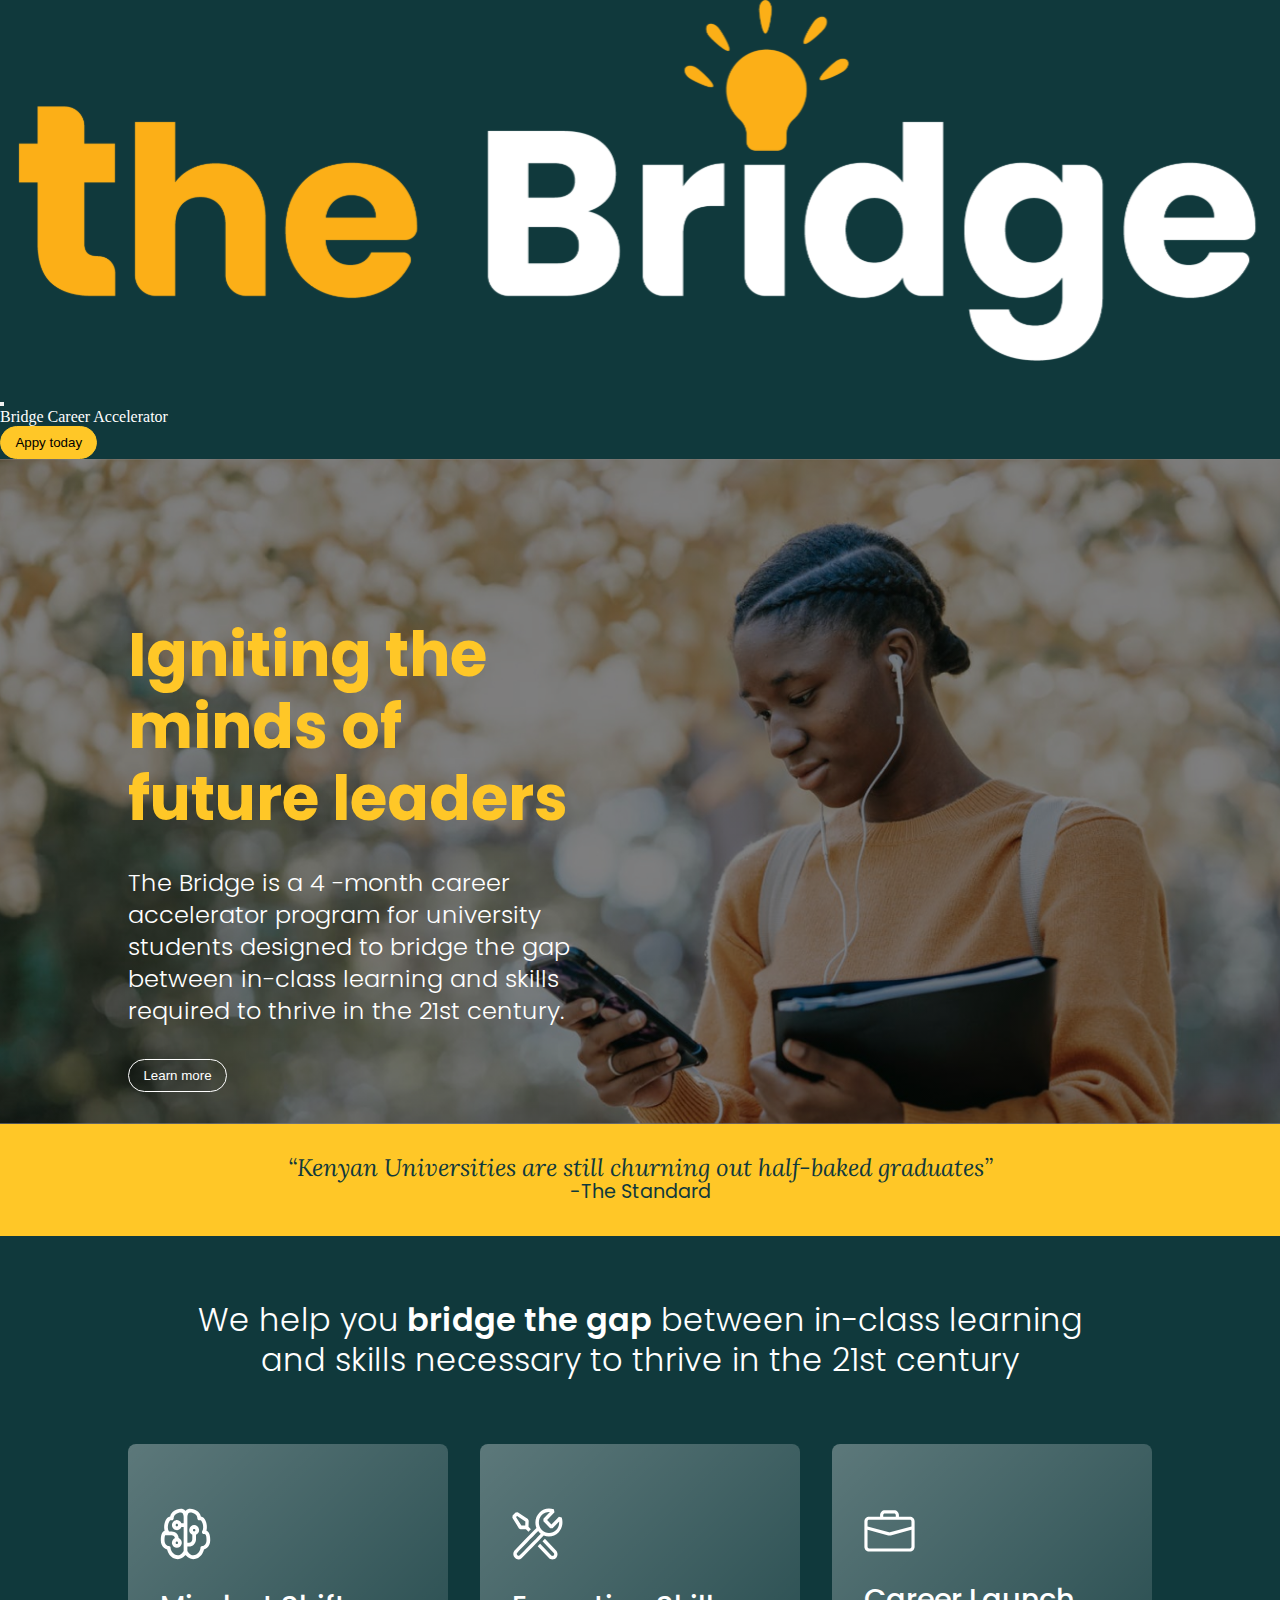
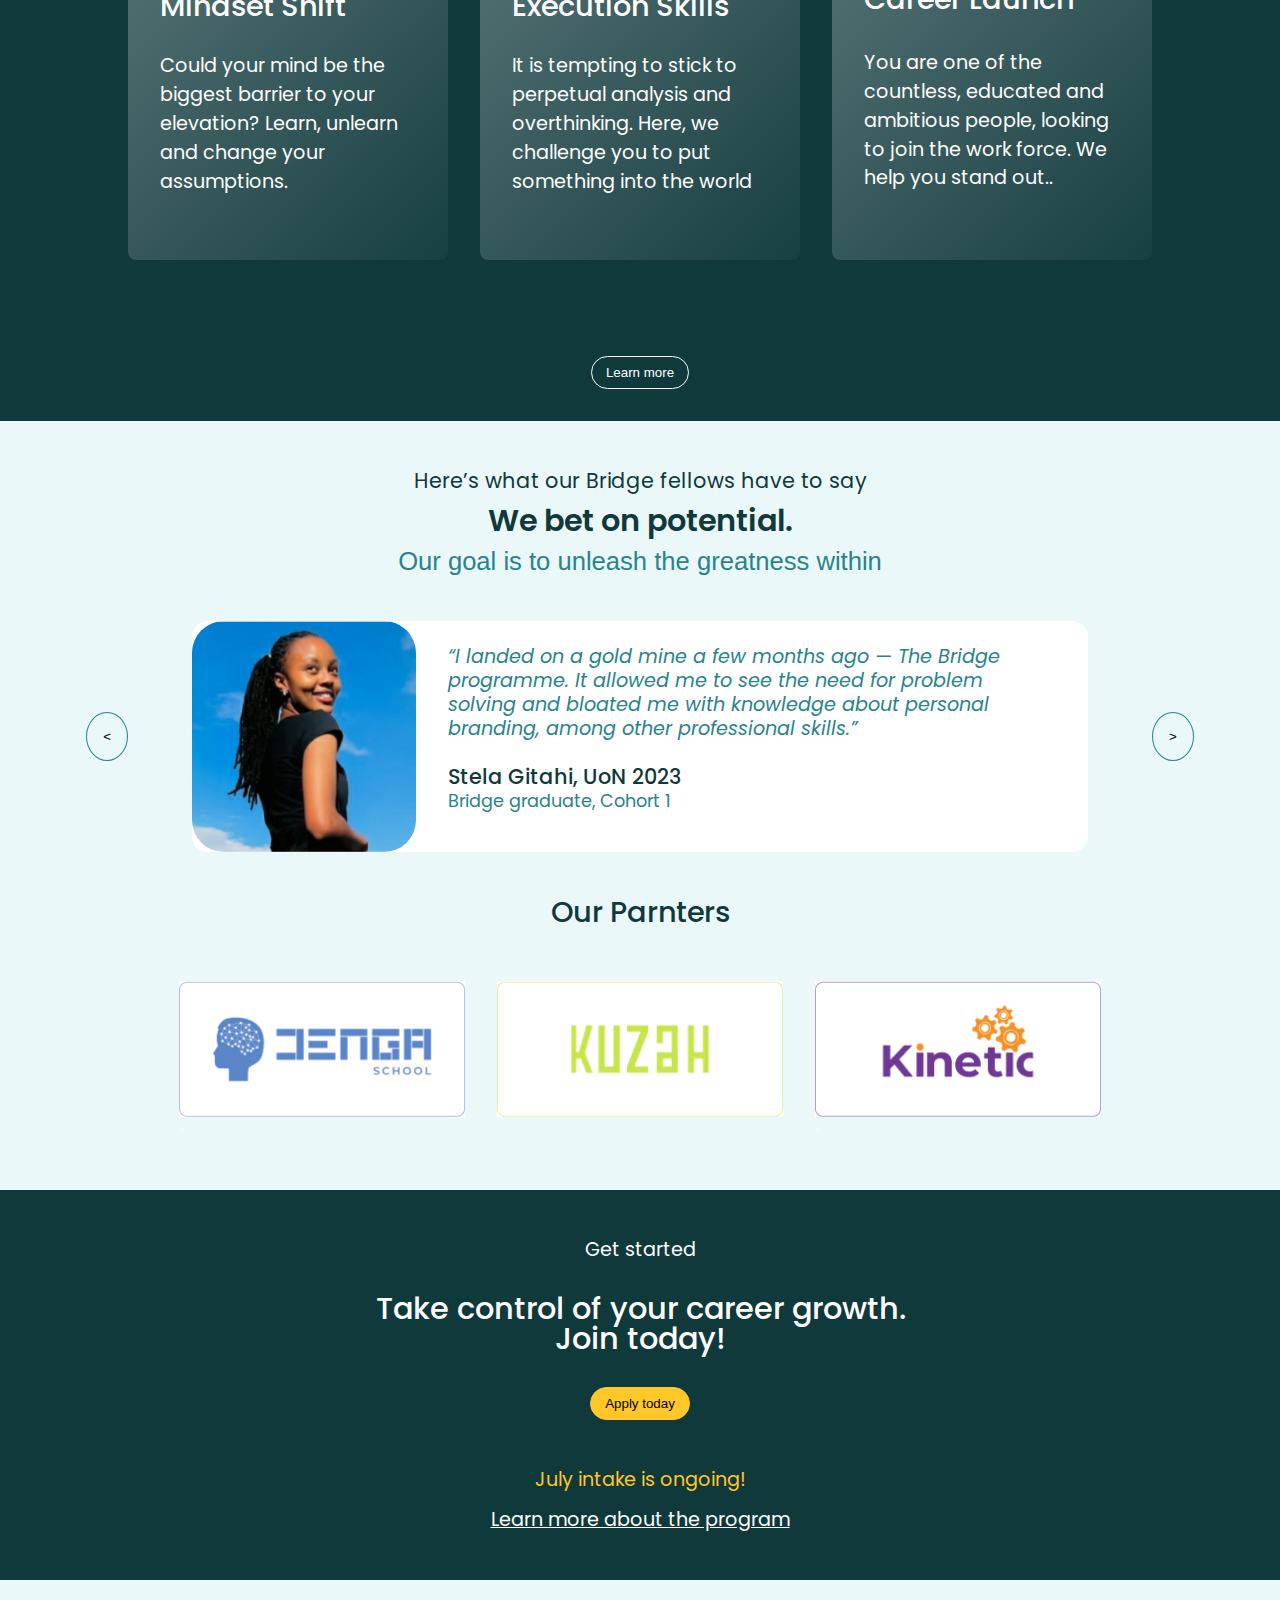
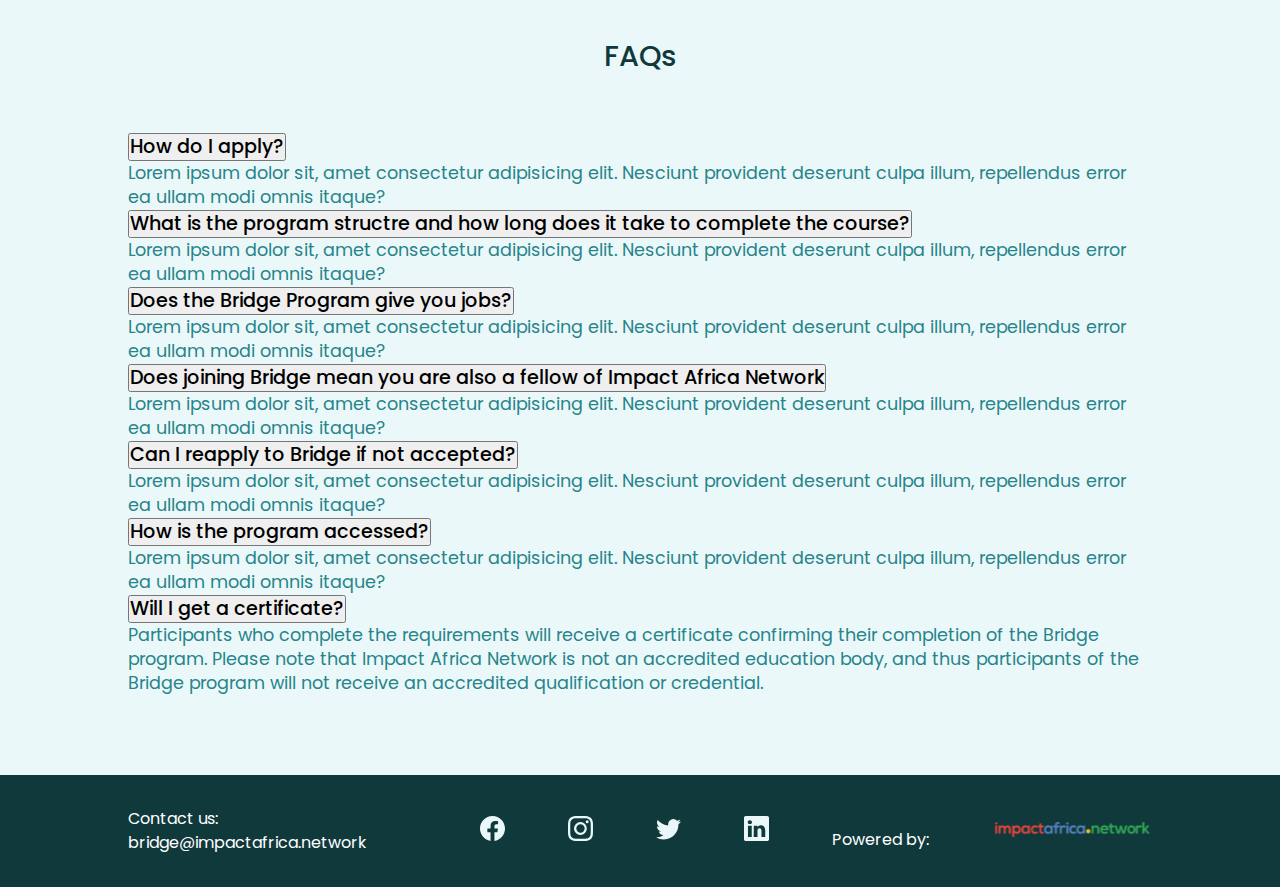
<file: index.html>
<!DOCTYPE html>
<html lang="en">
<head>
    <meta charset="UTF-8">
    <meta http-equiv="X-UA-Compatible" content="IE=edge">
    <meta name="viewport" content="width=device-width, initial-scale=1.0">
    <link rel="icon" type="image/x-icon" href="images/favicon.ico">
    <!-- Bootstrap css cdn link  -->
    <link href="https://cdn.jsdelivr.net/npm/bootstrap@5.2.0/dist/css/bootstrap.min.css" rel="stylesheet" integrity="sha384-gH2yIJqKdNHPEq0n4Mqa/HGKIhSkIHeL5AyhkYV8i59U5AR6csBvApHHNl/vI1Bx" crossorigin="anonymous">
    <!-- Google fonts Poppins  & Lora -->
    <link rel="preconnect" href="https://fonts.googleapis.com">
    <link rel="preconnect" href="https://fonts.gstatic.com" crossorigin>
    <link href="https://fonts.googleapis.com/css2?family=Poppins:wght@100;200;300;400;500;600;700;800;900&display=swap" rel="stylesheet">
    <link rel="preconnect" href="https://fonts.googleapis.com">
    <link rel="preconnect" href="https://fonts.gstatic.com" crossorigin>
    <link href="https://fonts.googleapis.com/css2?family=Lora&display=swap" rel="stylesheet">
    <!-- Custom css  -->
    <link rel="stylesheet" href="pageOne.css">
    <title>The Bridge</title>
</head>
<body>
    <!-- nav section  -->
    <nav class="navbar navbar-expand-sm nav" aria-label="Third navbar example">
        <div class="container">
          <a class="navbar-brand" href="#">
            <img src="images/bridge-logo.svg" alt="bridge-logo"/>
          </a>
          <button class="navbar-toggler" type="button" data-bs-toggle="collapse" data-bs-target="#navbarsExample03" aria-controls="navbarsExample03" aria-expanded="false" aria-label="Toggle navigation">
            <span class="navbar-toggler-icon"></span>
          </button>
    
          <div class="collapse navbar-collapse" id="navbarsExample03">
            <ul class="navbar-nav me-auto mb-2 mb-sm-0">
            </ul>
            <div>
                <ul class="navbar-nav me-auto mb-2 mb-sm-0">
                    <li class="nav-item">
                        <a class="nav-link nav-a" href="">Bridge Career Accelerator</a>
                    </li>
                    <li class="nav-item">
                        <a class="nav-link nav-a" href="https://airtable.com/shruXnDNHGcGcwQGM" target="_blank" rel="noopener noreferrer">
                            <button class="navBtn">Appy today</button>
                        </a>
                    </li>
                </ul>
            </div>
          </div>
        </div>
      </nav>
   
   
   
    <!-- hero section -->
    <section>
        <div class="heroWrapper">
            <div class="heroMessage">
                <h1 class="heroH1">Igniting the minds of future leaders</h1>
                <p class=" heroP">The Bridge is a 4 -month career accelerator program for university students designed to bridge the gap between in-class learning and skills required to thrive in the 21st century.</p>
                <a href="#gapSection">
                    <button class="heroBtn">Learn more</button>
                </a>
            </div>
        </div>
    </section>
    <!-- banner section  -->
    <section>
        <div class="bannerDiv">
            <p class="bannerP1">“Kenyan Universities are still churning out half-baked graduates”</p>
            <p class="bannerP2">-The Standard</p>
        </div>
    </section>
    <!-- gap section  -->
    <section id="gapSection">
        <div class="gapDiv">
            <div class="gapHeader">
                <p class="gapP1">We help you <span class="gapSpan">bridge the gap</span> between in-class learning</p>
                <p class="gapP1">and skills necessary to thrive in the 21st century</p>
            </div>
            <div class="gapDivWrapper">
                <div class="gapDivItem">
                    <img class="gapImg" src="images/mind.svg" alt="mind-image"/>
                    <p class="gapTxt1">Mindset Shift</p>
                    <p class="gapTxt2">Could your mind be the biggest
                        barrier to your elevation?
                        Learn, unlearn and change your
                        assumptions.</p>
                </div>
                <div class="gapDivItem">
                    <img class="gapImg" src="images/wrench.svg" alt="wrench-image"/>
                    <p class="gapTxt1">Execution Skills</p>
                    <p class="gapTxt2">It is tempting to stick to perpetual 
                        analysis and overthinking.
                        Here, we challenge you to put 
                        something into the world</p>
                </div>
                <div class="gapDivItem">
                    <img class="gapImg" src="images/suite-case.svg" alt="suite-case-image"/>
                    <p class="gapTxt1">Career Launch</p>
                    <p class="gapTxt2">You are one of the countless, educated and ambitious people, looking to join the work force. 
                        We help you stand out..</p>
                </div>
            </div>
            <div class="gapFooter">
                <a href="#ctaSection">
                    <button class="heroBtn">Learn more</button>
                </a>
            </div>
        </div>
    </section>
    <!-- message section  -->
    <section>
        <div class="messageDiv">
            <div class="messageWrapper">
                <p class="messageP1">
                    Here’s what our Bridge fellows have to say
                </p>
                <p class="messageP2">We bet on potential.</p>
                <p class="messageP3">Our goal is to unleash the greatness within</p>
            </div>
        </div>
    </section>
    <!-- testimonial section  -->
    <section>
        <div class=" testiDiv">
            <div class="testiWrapper">
                <div class="testiLeft">
                    <button class="testiLeftBtn">&#60;</button>
                </div>
                <div class="testiCenter">
                    <div><img class="testiImg" src="images/stella.jpg" alt="bridge-graduate"/></div>
                    <div>
                        <p class="testiP1">“I landed on a gold mine a few months ago — The Bridge programme. It allowed me to see the need for problem solving and bloated me with knowledge about personal branding, among other professional skills.”</p>
                        <p class="testiP2">Stela Gitahi, UoN 2023</p>
                        <p class="testiP3">Bridge graduate, Cohort 1</p>
                    </div>
                </div>
                <div class="testiRight">
                    <button class="testiRightBtn">&#62;</button>
                </div>
            </div>
        </div>
    </section>
    <!-- partners section  -->
    <section>
        <div class="parnDiv">
            <h4 class="parnH4">Our Parnters</h4>
            <div class="parnWrapper">
                <div>
                    <a href="https://jengaschool.com" target="_blank" rel="noopener noreferrer">
                        <img class="parnImg" src="images/JENGA.jpg" alt="jenga-school-logo"/>`
                    </a>
                </div>
                <div>
                    <a href="https://kuzah.co/" target="_blank" rel="noopener noreferrer">
                        <img class="parnImg" src="images/KUZAH.jpg" alt="kuzah-logo"/>
                    </a>
                </div>
                <div>
                    <a href="https://kinetic.education/" target="_blank" rel="noopener noreferrer">
                        <img class="parnImg" src="images/Kinetic.jpg" alt="kinetic-logo"/>`
                    </a>
                </div>
            </div>
        </div>
    </section>
    <!-- CTA section -->
    <section id="ctaSection">
        <div class="ctDiv">
            <div class="ctWrapper">
                <p class="ctP1">Get started</p>
                <p class="ctP2">Take control of your career growth.</p>
                <p class="ctP2">Join today!</p>
                <a href="https://airtable.com/shruXnDNHGcGcwQGM" target="_blank" rel="noopener noreferrer">
                    <button class="ctBtn">Apply today</button>
                </a>
                <p class="ctP3">July intake is ongoing!</p>
                <p class="ctP4"><a href="https://melodic-parfait-2b414e.netlify.app">Learn more about the program</a></p>
            </div>
        </div>
    </section>
    <!-- FAQ section  -->
    <section>
        <div class="faDiv">
            <h3 class="faH3">FAQs</h3>
      
            <div class="accordion" id="accordionFAQ">
                <div class="accordion-item">
                    <h2 class="accordion-header" id="headingOne">
                        <button class="accordion-button" type="button" data-bs-toggle="collapse" data-bs-target="#collapseOne" aria-expanded="false" aria-controls="collapseOne">
                            <p class="faP">How do I apply?</p>  
                        </button>
                    </h2>
                    <div id="collapseOne" class="accordion-collapse collapse show" aria-labelledby="headingOne" data-bs-parent="#accordionFAQ" >
                        <div class="accordion-body">
                            <p class="faP1">Lorem ipsum dolor sit, amet consectetur adipisicing elit. Nesciunt provident deserunt culpa illum, repellendus error ea ullam modi omnis itaque?</p>
                        </div>
                    </div>
                </div>
                <div class="accordion-item">
                    <h2 class="accordion-header" id="headingTwo">
                        <button class="accordion-button" type="button" data-bs-toggle="collapse" data-bs-target="#collapseTwo" aria-expanded="false" aria-controls="collapseOne">
                            <p class="faP">What is the program structre and how long does it take to complete the course?</p>
                        </button>
                    </h2>
                    <div id="collapseTwo" class="accordion-collapse collapse show" aria-labelledby="headingTwo" data-bs-parent="#accordionFAQ" >
                        <div class="accordion-body">
                            <p class="faP1">Lorem ipsum dolor sit, amet consectetur adipisicing elit. Nesciunt provident deserunt culpa illum, repellendus error ea ullam modi omnis itaque?</p>
                        </div>
                    </div>
                </div>
                <div class="accordion-item">
                    <h2 class="accordion-header" id="headingOne">
                        <button class="accordion-button" type="button" data-bs-toggle="collapse" data-bs-target="#collapseThree" aria-expanded="false" aria-controls="collapseOne">
                            <p class="faP">Does the Bridge Program give you jobs?</p>
                        </button>
                    </h2>
                    <div id="collapseThree" class="accordion-collapse collapse show" aria-labelledby="headingOne" data-bs-parent="#accordionFAQ" >
                        <div class="accordion-body">
                            <p class="faP1">Lorem ipsum dolor sit, amet consectetur adipisicing elit. Nesciunt provident deserunt culpa illum, repellendus error ea ullam modi omnis itaque?</p>
                        </div>
                    </div>
                </div>
                <div class="accordion-item">
                    <h2 class="accordion-header" id="headingOne">
                        <button class="accordion-button" type="button" data-bs-toggle="collapse" data-bs-target="#collapseFour" aria-expanded="false" aria-controls="collapseOne">
                            <p class="faP">Does joining Bridge mean you are also a fellow of Impact Africa Network</p>  
                        </button>
                    </h2>
                    <div id="collapseFour" class="accordion-collapse collapse show" aria-labelledby="headingOne" data-bs-parent="#accordionFAQ" >
                        <div class="accordion-body">
                            <p class="faP1">Lorem ipsum dolor sit, amet consectetur adipisicing elit. Nesciunt provident deserunt culpa illum, repellendus error ea ullam modi omnis itaque?</p>
                        </div>
                    </div>
                </div>
                <div class="accordion-item">
                    <h2 class="accordion-header" id="headingOne">
                        <button class="accordion-button" type="button" data-bs-toggle="collapse" data-bs-target="#collapseFive" aria-expanded="false" aria-controls="collapseOne">
                            <p class="faP">Can I reapply to Bridge if not accepted?</p> 
                        </button>
                    </h2>
                    <div id="collapseFive" class="accordion-collapse collapse show" aria-labelledby="headingOne" data-bs-parent="#accordionFAQ" >
                        <div class="accordion-body">
                            <p class="faP1">Lorem ipsum dolor sit, amet consectetur adipisicing elit. Nesciunt provident deserunt culpa illum, repellendus error ea ullam modi omnis itaque?</p>
                        </div>
                    </div>
                </div>
                <div class="accordion-item">
                    <h2 class="accordion-header" id="headingOne">
                        <button class="accordion-button" type="button" data-bs-toggle="collapse" data-bs-target="#collapseSix" aria-expanded="false" aria-controls="collapseOne">
                            <p class="faP">How is the program accessed?</p>
                        </button>
                    </h2>
                    <div id="collapseSix" class="accordion-collapse collapse show" aria-labelledby="headingOne" data-bs-parent="#accordionFAQ" >
                        <div class="accordion-body">
                            <p class="faP1">Lorem ipsum dolor sit, amet consectetur adipisicing elit. Nesciunt provident deserunt culpa illum, repellendus error ea ullam modi omnis itaque?</p>
                        </div>
                    </div>
                </div>
                <div class="accordion-item">
                    <h2 class="accordion-header" id="headingOne">
                        <button class="accordion-button" type="button" data-bs-toggle="collapse" data-bs-target="#collapseSeven" aria-expanded="false" aria-controls="collapseOne">
                            <p class="faP">Will I get a certificate?</p>
                        </button>
                    </h2>
                    <div id="collapseSeven" class="accordion-collapse collapse show" aria-labelledby="headingOne" data-bs-parent="#accordionFAQ" >
                        <div class="accordion-body">
                            <p class="faP1">Participants who complete the requirements will receive a certificate confirming their completion of the Bridge program. Please note that Impact Africa Network is not an accredited education body, and thus participants of the Bridge program will not receive an accredited qualification or credential.</p>
                        </div>
                    </div>
                </div>
            </div>
        </div>
    </section>
    <!-- footer section  -->
    <footer>
        <div class="footDiv">
            <div class="footWrapper">
                <div>
                    <p class="footP1">Contact us: bridge@impactafrica.network</p>
                </div>
                <div class="footDiv3">
                    <div>
                        <a href="http://" target="_blank" rel="noopener noreferrer">
                            <svg xmlns="http://www.w3.org/2000/svg" width="25" height="25" fill="#EBF8F9" class="bi bi-facebook" viewBox="0 0 16 16">
                                <path d="M16 8.049c0-4.446-3.582-8.05-8-8.05C3.58 0-.002 3.603-.002 8.05c0 4.017 2.926 7.347 6.75 7.951v-5.625h-2.03V8.05H6.75V6.275c0-2.017 1.195-3.131 3.022-3.131.876 0 1.791.157 1.791.157v1.98h-1.009c-.993 0-1.303.621-1.303 1.258v1.51h2.218l-.354 2.326H9.25V16c3.824-.604 6.75-3.934 6.75-7.951z"/>
                              </svg>
                        </a>
                    </div>
                    <div>
                        <a href="http://" target="_blank" rel="noopener noreferrer">
                            <svg xmlns="http://www.w3.org/2000/svg" width="25" height="25" fill="#EBF8F9" class="bi bi-instagram" viewBox="0 0 16 16">
                                <path d="M8 0C5.829 0 5.556.01 4.703.048 3.85.088 3.269.222 2.76.42a3.917 3.917 0 0 0-1.417.923A3.927 3.927 0 0 0 .42 2.76C.222 3.268.087 3.85.048 4.7.01 5.555 0 5.827 0 8.001c0 2.172.01 2.444.048 3.297.04.852.174 1.433.372 1.942.205.526.478.972.923 1.417.444.445.89.719 1.416.923.51.198 1.09.333 1.942.372C5.555 15.99 5.827 16 8 16s2.444-.01 3.298-.048c.851-.04 1.434-.174 1.943-.372a3.916 3.916 0 0 0 1.416-.923c.445-.445.718-.891.923-1.417.197-.509.332-1.09.372-1.942C15.99 10.445 16 10.173 16 8s-.01-2.445-.048-3.299c-.04-.851-.175-1.433-.372-1.941a3.926 3.926 0 0 0-.923-1.417A3.911 3.911 0 0 0 13.24.42c-.51-.198-1.092-.333-1.943-.372C10.443.01 10.172 0 7.998 0h.003zm-.717 1.442h.718c2.136 0 2.389.007 3.232.046.78.035 1.204.166 1.486.275.373.145.64.319.92.599.28.28.453.546.598.92.11.281.24.705.275 1.485.039.843.047 1.096.047 3.231s-.008 2.389-.047 3.232c-.035.78-.166 1.203-.275 1.485a2.47 2.47 0 0 1-.599.919c-.28.28-.546.453-.92.598-.28.11-.704.24-1.485.276-.843.038-1.096.047-3.232.047s-2.39-.009-3.233-.047c-.78-.036-1.203-.166-1.485-.276a2.478 2.478 0 0 1-.92-.598 2.48 2.48 0 0 1-.6-.92c-.109-.281-.24-.705-.275-1.485-.038-.843-.046-1.096-.046-3.233 0-2.136.008-2.388.046-3.231.036-.78.166-1.204.276-1.486.145-.373.319-.64.599-.92.28-.28.546-.453.92-.598.282-.11.705-.24 1.485-.276.738-.034 1.024-.044 2.515-.045v.002zm4.988 1.328a.96.96 0 1 0 0 1.92.96.96 0 0 0 0-1.92zm-4.27 1.122a4.109 4.109 0 1 0 0 8.217 4.109 4.109 0 0 0 0-8.217zm0 1.441a2.667 2.667 0 1 1 0 5.334 2.667 2.667 0 0 1 0-5.334z"/>
                              </svg>
                        </a>
                    </div>
                    <div>
                        <a href="http://" target="_blank" rel="noopener noreferrer">
                            <svg xmlns="http://www.w3.org/2000/svg" width="25" height="25" fill="#EBF8F9" class="bi bi-twitter" viewBox="0 0 16 16">
                                <path d="M5.026 15c6.038 0 9.341-5.003 9.341-9.334 0-.14 0-.282-.006-.422A6.685 6.685 0 0 0 16 3.542a6.658 6.658 0 0 1-1.889.518 3.301 3.301 0 0 0 1.447-1.817 6.533 6.533 0 0 1-2.087.793A3.286 3.286 0 0 0 7.875 6.03a9.325 9.325 0 0 1-6.767-3.429 3.289 3.289 0 0 0 1.018 4.382A3.323 3.323 0 0 1 .64 6.575v.045a3.288 3.288 0 0 0 2.632 3.218 3.203 3.203 0 0 1-.865.115 3.23 3.23 0 0 1-.614-.057 3.283 3.283 0 0 0 3.067 2.277A6.588 6.588 0 0 1 .78 13.58a6.32 6.32 0 0 1-.78-.045A9.344 9.344 0 0 0 5.026 15z"/>
                              </svg>  
                        </a>
                    </div>
                    <div>
                        <a href="http://" target="_blank" rel="noopener noreferrer">
                            <svg xmlns="http://www.w3.org/2000/svg" width="25" height="25" fill="#EBF8F9" class="bi bi-linkedin" viewBox="0 0 16 16">
                                <path d="M0 1.146C0 .513.526 0 1.175 0h13.65C15.474 0 16 .513 16 1.146v13.708c0 .633-.526 1.146-1.175 1.146H1.175C.526 16 0 15.487 0 14.854V1.146zm4.943 12.248V6.169H2.542v7.225h2.401zm-1.2-8.212c.837 0 1.358-.554 1.358-1.248-.015-.709-.52-1.248-1.342-1.248-.822 0-1.359.54-1.359 1.248 0 .694.521 1.248 1.327 1.248h.016zm4.908 8.212V9.359c0-.216.016-.432.08-.586.173-.431.568-.878 1.232-.878.869 0 1.216.662 1.216 1.634v3.865h2.401V9.25c0-2.22-1.184-3.252-2.764-3.252-1.274 0-1.845.7-2.165 1.193v.025h-.016a5.54 5.54 0 0 1 .016-.025V6.169h-2.4c.03.678 0 7.225 0 7.225h2.4z"/>
                              </svg>  
                        </a>
                    </div>
                </div>
                <div class="footDiv4">
                    <div class="ftD1">
                        <p class="footP2">Powered by:</p>
                    </div>
                    <div class="ftD2">
                        <img class="footImg2" src="images/ian-logo.svg" alt="imapct-africa-network-logo"/>
                    </div>
                </div>
            </div>
        </div>
    </footer>

    <!-- Bootstrp js cdn link  -->
    <script src="https://cdn.jsdelivr.net/npm/bootstrap@5.2.0/dist/js/bootstrap.bundle.min.js" integrity="sha384-A3rJD856KowSb7dwlZdYEkO39Gagi7vIsF0jrRAoQmDKKtQBHUuLZ9AsSv4jD4Xa" crossorigin="anonymous"></script>
</body>
</html>
</file>
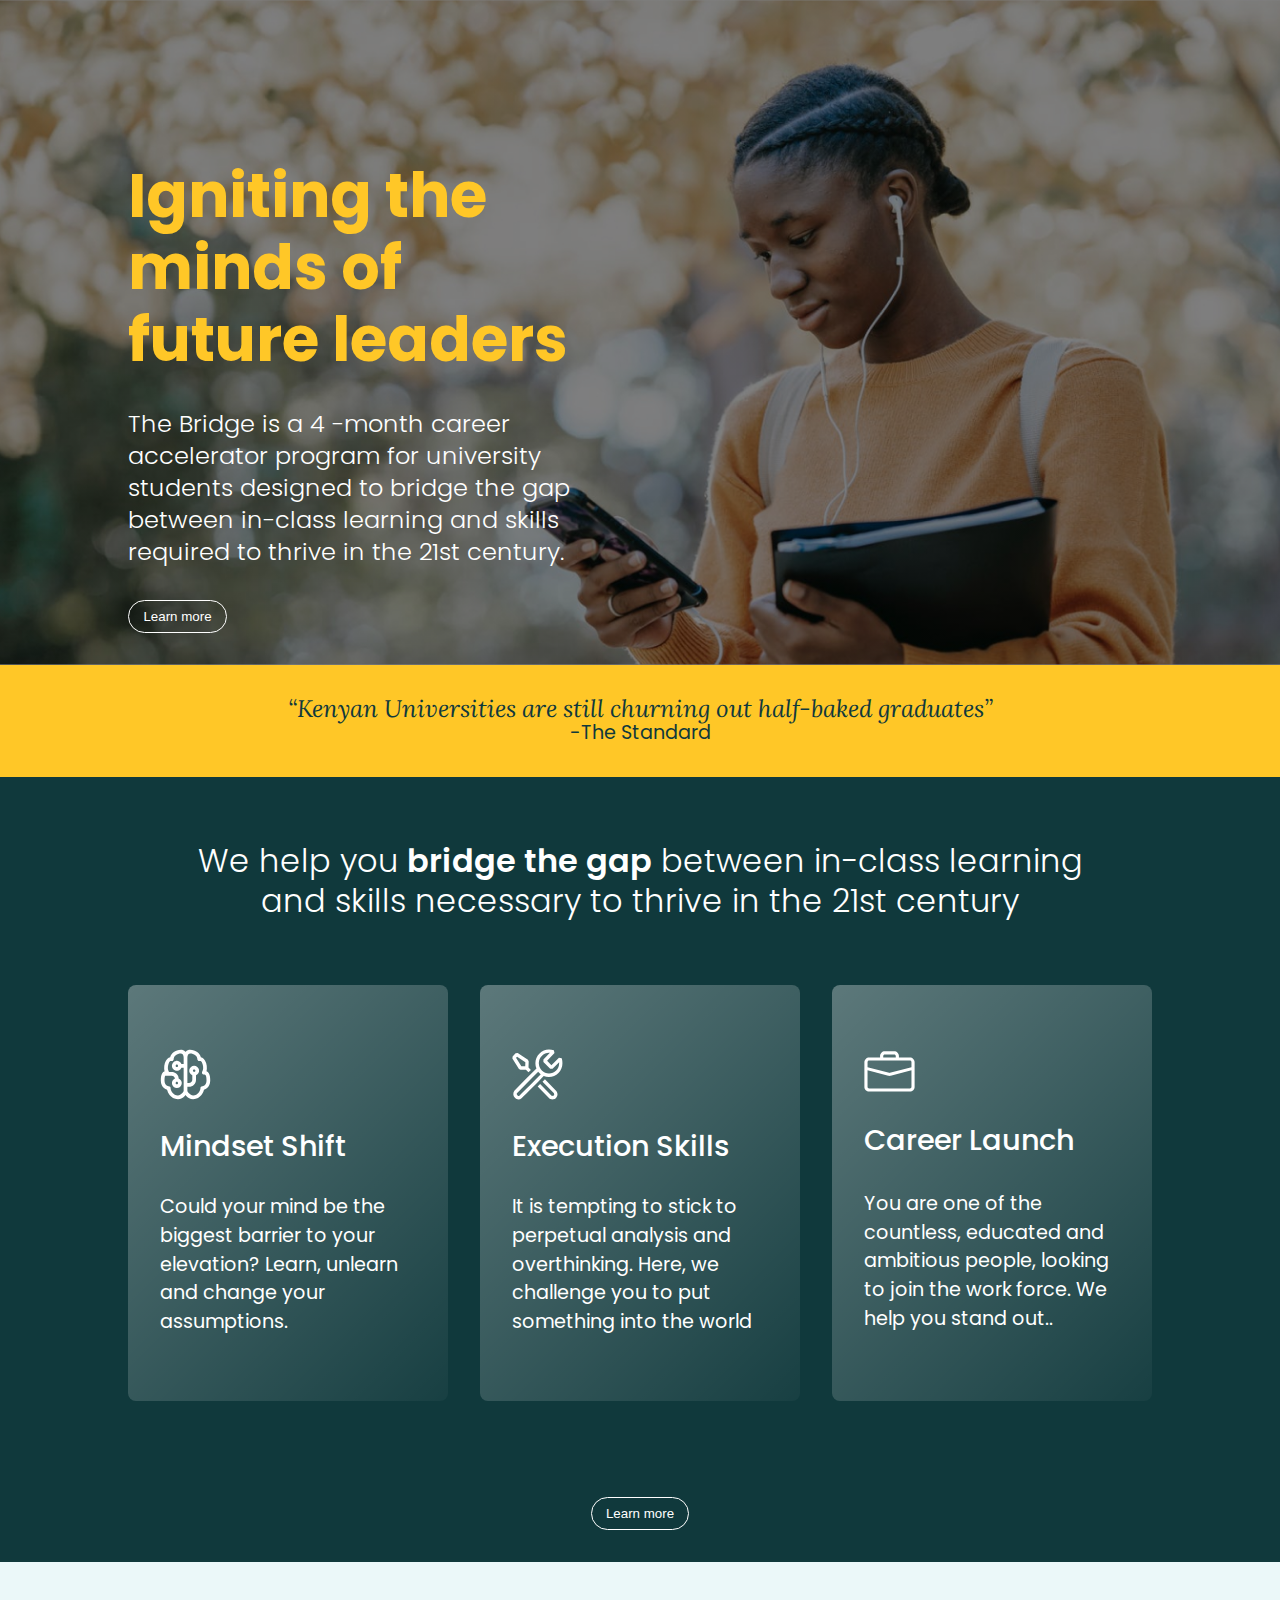
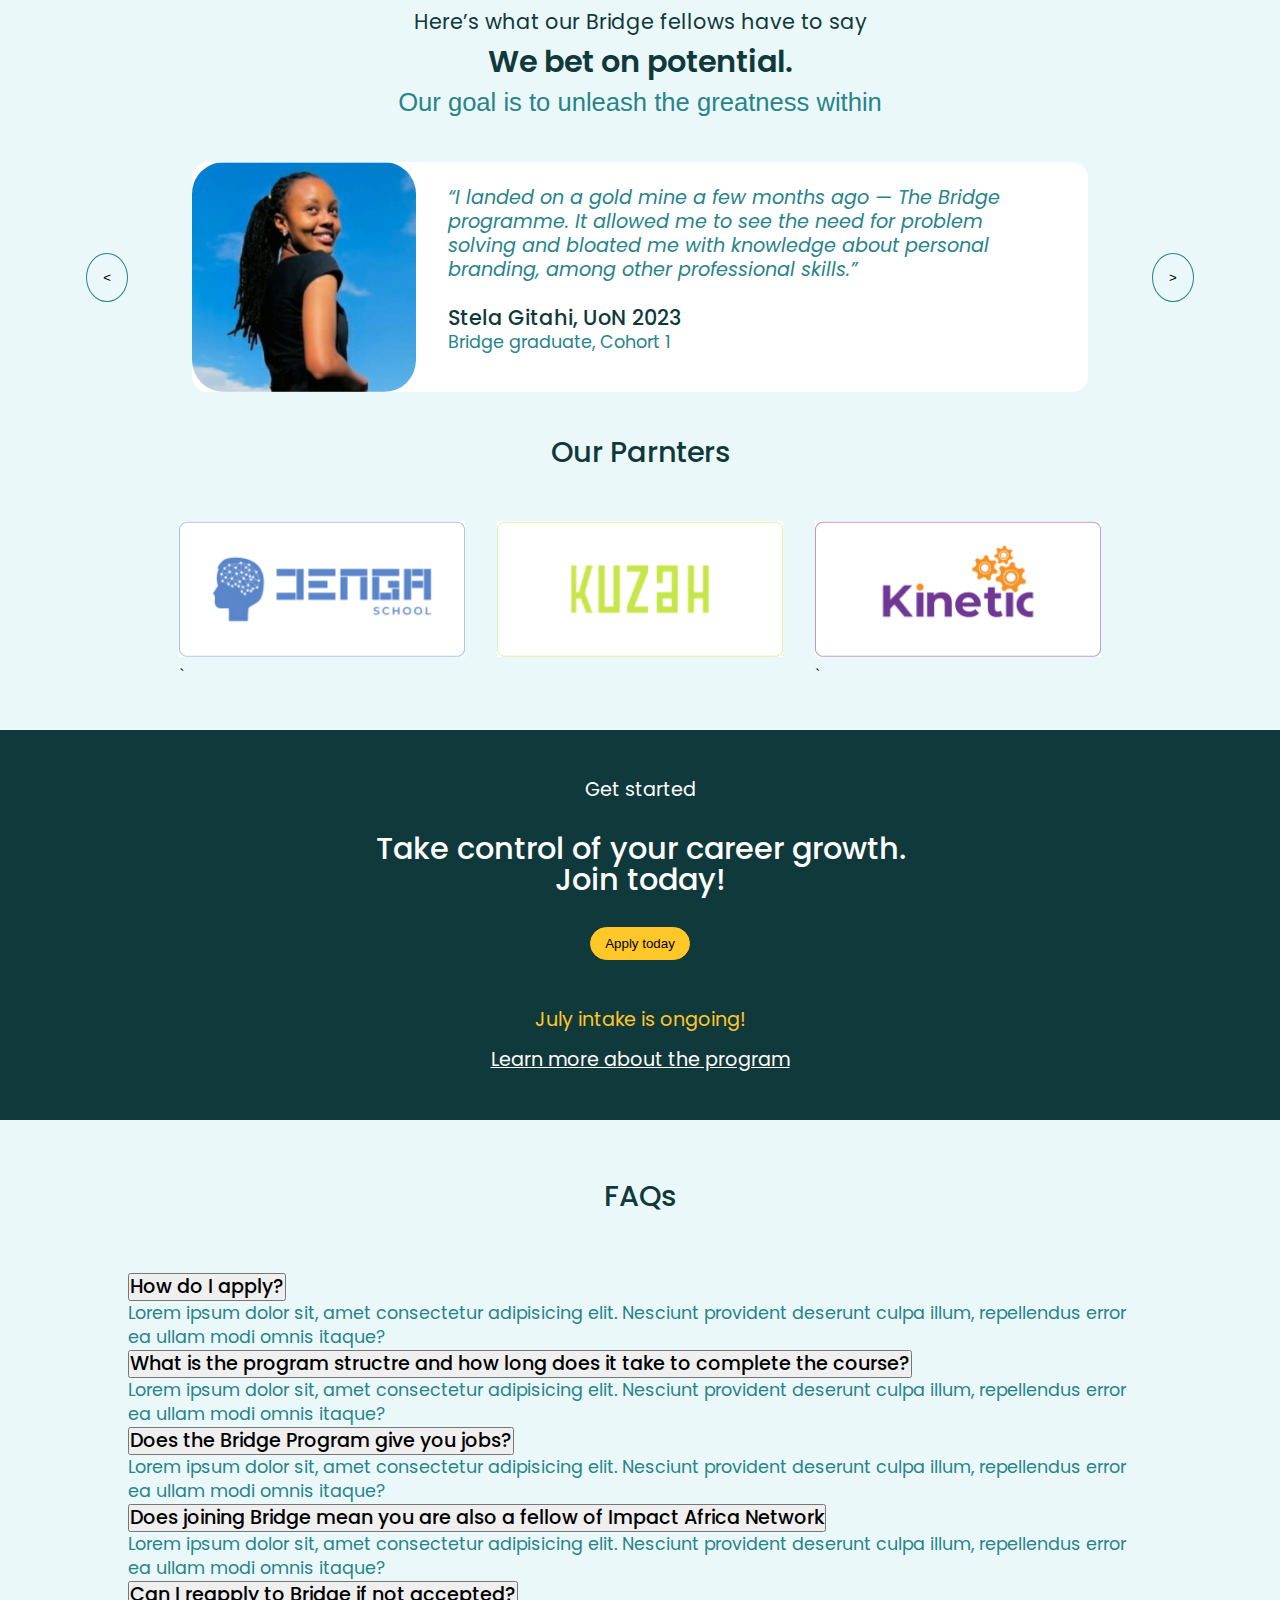
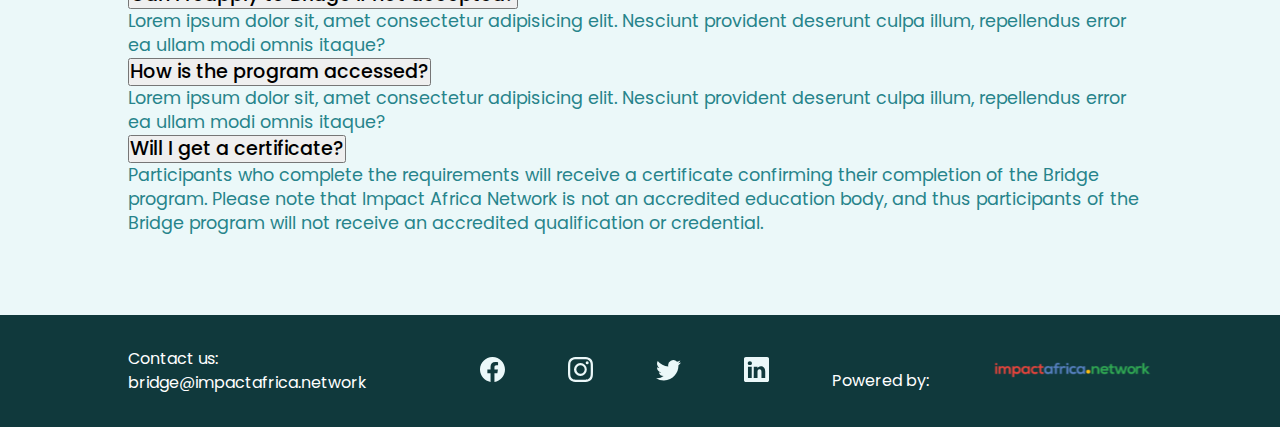
<file: pageOne.html>
<!DOCTYPE html>
<html lang="en">
<head>
    <meta charset="UTF-8">
    <meta http-equiv="X-UA-Compatible" content="IE=edge">
    <meta name="viewport" content="width=device-width, initial-scale=1.0">
    <!-- Bootstrap css cdn link  -->
    <link href="https://cdn.jsdelivr.net/npm/bootstrap@5.2.0/dist/css/bootstrap.min.css" rel="stylesheet" integrity="sha384-gH2yIJqKdNHPEq0n4Mqa/HGKIhSkIHeL5AyhkYV8i59U5AR6csBvApHHNl/vI1Bx" crossorigin="anonymous">
    <!-- Google fonts Poppins  & Lora -->
    <link rel="preconnect" href="https://fonts.googleapis.com">
    <link rel="preconnect" href="https://fonts.gstatic.com" crossorigin>
    <link href="https://fonts.googleapis.com/css2?family=Poppins:wght@100;200;300;400;500;600;700;800;900&display=swap" rel="stylesheet">
    <link rel="preconnect" href="https://fonts.googleapis.com">
    <link rel="preconnect" href="https://fonts.gstatic.com" crossorigin>
    <link href="https://fonts.googleapis.com/css2?family=Lora&display=swap" rel="stylesheet">
    <!-- Custom css  -->
    <link rel="stylesheet" href="pageOne.css">
    <title>The Bridge</title>
</head>
<body>
    <!-- nav section  -->
    <nav>
    </nav>
    <!-- hero section -->
    <section>
        <div class="heroWrapper">
            <div class="heroMessage">
                <h1 class="heroH1">Igniting the minds of future leaders</h1>
                <p class=" heroP">The Bridge is a 4 -month career accelerator program for university students designed to bridge the gap between in-class learning and skills required to thrive in the 21st century.</p>
                <button class="heroBtn">Learn more</button>
            </div>
        </div>
    </section>
    <!-- banner section  -->
    <section>
        <div class="bannerDiv">
            <p class="bannerP1">“Kenyan Universities are still churning out half-baked graduates”</p>
            <p class="bannerP2">-The Standard</p>
        </div>
    </section>
    <!-- gap section  -->
    <section>
        <div class="gapDiv">
            <div class="gapHeader">
                <p class="gapP1">We help you <span class="gapSpan">bridge the gap</span> between in-class learning</p>
                <p class="gapP1">and skills necessary to thrive in the 21st century</p>
            </div>
            <div class="gapDivWrapper">
                <div class="gapDivItem">
                    <img class="gapImg" src="images/mind.svg" alt="mind-image"/>
                    <p class="gapTxt1">Mindset Shift</p>
                    <p class="gapTxt2">Could your mind be the biggest
                        barrier to your elevation?
                        Learn, unlearn and change your
                        assumptions.</p>
                </div>
                <div class="gapDivItem">
                    <img class="gapImg" src="images/wrench.svg" alt="wrench-image"/>
                    <p class="gapTxt1">Execution Skills</p>
                    <p class="gapTxt2">It is tempting to stick to perpetual 
                        analysis and overthinking.
                        Here, we challenge you to put 
                        something into the world</p>
                </div>
                <div class="gapDivItem">
                    <img class="gapImg" src="images/suite-case.svg" alt="suite-case-image"/>
                    <p class="gapTxt1">Career Launch</p>
                    <p class="gapTxt2">You are one of the countless, educated and ambitious people, looking to join the work force. 
                        We help you stand out..</p>
                </div>
            </div>
            <div class="gapFooter">
                <button class="heroBtn">Learn more</button>
            </div>
        </div>
    </section>
    <!-- message section  -->
    <section>
        <div class="messageDiv">
            <div class="messageWrapper">
                <p class="messageP1">
                    Here’s what our Bridge fellows have to say
                </p>
                <p class="messageP2">We bet on potential.</p>
                <p class="messageP3">Our goal is to unleash the greatness within</p>
            </div>
        </div>
    </section>
    <!-- testimonial section  -->
    <section>
        <div class=" testiDiv">
            <div class="testiWrapper">
                <div class="testiLeft">
                    <button class="testiLeftBtn">&#60;</button>
                </div>
                <div class="testiCenter">
                    <div><img class="testiImg" src="images/stella.jpg" alt="bridge-graduate"/></div>
                    <div>
                        <p class="testiP1">“I landed on a gold mine a few months ago — The Bridge programme. It allowed me to see the need for problem solving and bloated me with knowledge about personal branding, among other professional skills.”</p>
                        <p class="testiP2">Stela Gitahi, UoN 2023</p>
                        <p class="testiP3">Bridge graduate, Cohort 1</p>
                    </div>
                </div>
                <div class="testiRight">
                    <button class="testiRightBtn">&#62;</button>
                </div>
            </div>
        </div>
    </section>
    <!-- partners section  -->
    <section>
        <div class="parnDiv">
            <h4 class="parnH4">Our Parnters</h4>
            <div class="parnWrapper">
                <div>
                    <img class="parnImg" src="images/JENGA.jpg" alt="jenga-school-logo"/>`
                </div>
                <div>
                    <img class="parnImg" src="images/KUZAH.jpg" alt="kuzah-logo"/>
                </div>
                <div>
                    <img class="parnImg" src="images/Kinetic.jpg" alt="kinetic-logo"/>`
                </div>
            </div>
        </div>
    </section>
    <!-- CTA section -->
    <section>
        <div class="ctDiv">
            <div class="ctWrapper">
                <p class="ctP1">Get started</p>
                <p class="ctP2">Take control of your career growth.</p>
                <p class="ctP2">Join today!</p>
                <button class="ctBtn">Apply today</button>
                <p class="ctP3">July intake is ongoing!</p>
                <p class="ctP4"><a href="pageTwo.html">Learn more about the program</a></p>
            </div>
        </div>
    </section>
    <!-- FAQ section  -->
    <section>
        <div class="faDiv">
            <h3 class="faH3">FAQs</h3>
      
            <div class="accordion" id="accordionFAQ">
                <div class="accordion-item">
                    <h2 class="accordion-header" id="headingOne">
                        <button class="accordion-button" type="button" data-bs-toggle="collapse" data-bs-target="#collapseOne" aria-expanded="true" aria-controls="collapseOne">
                            <p class="faP">How do I apply?</p>  
                        </button>
                    </h2>
                    <div id="collapseOne" class="accordion-collapse collapse show" aria-labelledby="headingOne" data-bs-parent="#accordionFAQ" >
                        <div class="accordion-body">
                            <p class="faP1">Lorem ipsum dolor sit, amet consectetur adipisicing elit. Nesciunt provident deserunt culpa illum, repellendus error ea ullam modi omnis itaque?</p>
                        </div>
                    </div>
                </div>
                <div class="accordion-item">
                    <h2 class="accordion-header" id="headingTwo">
                        <button class="accordion-button" type="button" data-bs-toggle="collapse" data-bs-target="#collapseTwo" aria-expanded="true" aria-controls="collapseOne">
                            <p class="faP">What is the program structre and how long does it take to complete the course?</p>
                        </button>
                    </h2>
                    <div id="collapseTwo" class="accordion-collapse collapse show" aria-labelledby="headingTwo" data-bs-parent="#accordionFAQ" >
                        <div class="accordion-body">
                            <p class="faP1">Lorem ipsum dolor sit, amet consectetur adipisicing elit. Nesciunt provident deserunt culpa illum, repellendus error ea ullam modi omnis itaque?</p>
                        </div>
                    </div>
                </div>
                <div class="accordion-item">
                    <h2 class="accordion-header" id="headingOne">
                        <button class="accordion-button" type="button" data-bs-toggle="collapse" data-bs-target="#collapseThree" aria-expanded="true" aria-controls="collapseOne">
                            <p class="faP">Does the Bridge Program give you jobs?</p>
                        </button>
                    </h2>
                    <div id="collapseThree" class="accordion-collapse collapse show" aria-labelledby="headingOne" data-bs-parent="#accordionFAQ" >
                        <div class="accordion-body">
                            <p class="faP1">Lorem ipsum dolor sit, amet consectetur adipisicing elit. Nesciunt provident deserunt culpa illum, repellendus error ea ullam modi omnis itaque?</p>
                        </div>
                    </div>
                </div>
                <div class="accordion-item">
                    <h2 class="accordion-header" id="headingOne">
                        <button class="accordion-button" type="button" data-bs-toggle="collapse" data-bs-target="#collapseFour" aria-expanded="true" aria-controls="collapseOne">
                            <p class="faP">Does joining Bridge mean you are also a fellow of Impact Africa Network</p>  
                        </button>
                    </h2>
                    <div id="collapseFour" class="accordion-collapse collapse show" aria-labelledby="headingOne" data-bs-parent="#accordionFAQ" >
                        <div class="accordion-body">
                            <p class="faP1">Lorem ipsum dolor sit, amet consectetur adipisicing elit. Nesciunt provident deserunt culpa illum, repellendus error ea ullam modi omnis itaque?</p>
                        </div>
                    </div>
                </div>
                <div class="accordion-item">
                    <h2 class="accordion-header" id="headingOne">
                        <button class="accordion-button" type="button" data-bs-toggle="collapse" data-bs-target="#collapseFive" aria-expanded="true" aria-controls="collapseOne">
                            <p class="faP">Can I reapply to Bridge if not accepted?</p> 
                        </button>
                    </h2>
                    <div id="collapseFive" class="accordion-collapse collapse show" aria-labelledby="headingOne" data-bs-parent="#accordionFAQ" >
                        <div class="accordion-body">
                            <p class="faP1">Lorem ipsum dolor sit, amet consectetur adipisicing elit. Nesciunt provident deserunt culpa illum, repellendus error ea ullam modi omnis itaque?</p>
                        </div>
                    </div>
                </div>
                <div class="accordion-item">
                    <h2 class="accordion-header" id="headingOne">
                        <button class="accordion-button" type="button" data-bs-toggle="collapse" data-bs-target="#collapseSix" aria-expanded="true" aria-controls="collapseOne">
                            <p class="faP">How is the program accessed?</p>
                        </button>
                    </h2>
                    <div id="collapseSix" class="accordion-collapse collapse show" aria-labelledby="headingOne" data-bs-parent="#accordionFAQ" >
                        <div class="accordion-body">
                            <p class="faP1">Lorem ipsum dolor sit, amet consectetur adipisicing elit. Nesciunt provident deserunt culpa illum, repellendus error ea ullam modi omnis itaque?</p>
                        </div>
                    </div>
                </div>
                <div class="accordion-item">
                    <h2 class="accordion-header" id="headingOne">
                        <button class="accordion-button" type="button" data-bs-toggle="collapse" data-bs-target="#collapseSeven" aria-expanded="true" aria-controls="collapseOne">
                            <p class="faP">Will I get a certificate?</p>
                        </button>
                    </h2>
                    <div id="collapseSeven" class="accordion-collapse collapse show" aria-labelledby="headingOne" data-bs-parent="#accordionFAQ" >
                        <div class="accordion-body">
                            <p class="faP1">Participants who complete the requirements will receive a certificate confirming their completion of the Bridge program. Please note that Impact Africa Network is not an accredited education body, and thus participants of the Bridge program will not receive an accredited qualification or credential.</p>
                        </div>
                    </div>
                </div>
            </div>
        </div>
    </section>
    <!-- footer section  -->
    <footer>
        <div class="footDiv">
            <div class="footWrapper">
                <div>
                    <p class="footP1">Contact us: bridge@impactafrica.network</p>
                </div>
                <div class="footDiv3">
                    <div>
                        <a href="http://" target="_blank" rel="noopener noreferrer">
                            <svg xmlns="http://www.w3.org/2000/svg" width="25" height="25" fill="#EBF8F9" class="bi bi-facebook" viewBox="0 0 16 16">
                                <path d="M16 8.049c0-4.446-3.582-8.05-8-8.05C3.58 0-.002 3.603-.002 8.05c0 4.017 2.926 7.347 6.75 7.951v-5.625h-2.03V8.05H6.75V6.275c0-2.017 1.195-3.131 3.022-3.131.876 0 1.791.157 1.791.157v1.98h-1.009c-.993 0-1.303.621-1.303 1.258v1.51h2.218l-.354 2.326H9.25V16c3.824-.604 6.75-3.934 6.75-7.951z"/>
                              </svg>
                        </a>
                    </div>
                    <div>
                        <a href="http://" target="_blank" rel="noopener noreferrer">
                            <svg xmlns="http://www.w3.org/2000/svg" width="25" height="25" fill="#EBF8F9" class="bi bi-instagram" viewBox="0 0 16 16">
                                <path d="M8 0C5.829 0 5.556.01 4.703.048 3.85.088 3.269.222 2.76.42a3.917 3.917 0 0 0-1.417.923A3.927 3.927 0 0 0 .42 2.76C.222 3.268.087 3.85.048 4.7.01 5.555 0 5.827 0 8.001c0 2.172.01 2.444.048 3.297.04.852.174 1.433.372 1.942.205.526.478.972.923 1.417.444.445.89.719 1.416.923.51.198 1.09.333 1.942.372C5.555 15.99 5.827 16 8 16s2.444-.01 3.298-.048c.851-.04 1.434-.174 1.943-.372a3.916 3.916 0 0 0 1.416-.923c.445-.445.718-.891.923-1.417.197-.509.332-1.09.372-1.942C15.99 10.445 16 10.173 16 8s-.01-2.445-.048-3.299c-.04-.851-.175-1.433-.372-1.941a3.926 3.926 0 0 0-.923-1.417A3.911 3.911 0 0 0 13.24.42c-.51-.198-1.092-.333-1.943-.372C10.443.01 10.172 0 7.998 0h.003zm-.717 1.442h.718c2.136 0 2.389.007 3.232.046.78.035 1.204.166 1.486.275.373.145.64.319.92.599.28.28.453.546.598.92.11.281.24.705.275 1.485.039.843.047 1.096.047 3.231s-.008 2.389-.047 3.232c-.035.78-.166 1.203-.275 1.485a2.47 2.47 0 0 1-.599.919c-.28.28-.546.453-.92.598-.28.11-.704.24-1.485.276-.843.038-1.096.047-3.232.047s-2.39-.009-3.233-.047c-.78-.036-1.203-.166-1.485-.276a2.478 2.478 0 0 1-.92-.598 2.48 2.48 0 0 1-.6-.92c-.109-.281-.24-.705-.275-1.485-.038-.843-.046-1.096-.046-3.233 0-2.136.008-2.388.046-3.231.036-.78.166-1.204.276-1.486.145-.373.319-.64.599-.92.28-.28.546-.453.92-.598.282-.11.705-.24 1.485-.276.738-.034 1.024-.044 2.515-.045v.002zm4.988 1.328a.96.96 0 1 0 0 1.92.96.96 0 0 0 0-1.92zm-4.27 1.122a4.109 4.109 0 1 0 0 8.217 4.109 4.109 0 0 0 0-8.217zm0 1.441a2.667 2.667 0 1 1 0 5.334 2.667 2.667 0 0 1 0-5.334z"/>
                              </svg>
                        </a>
                    </div>
                    <div>
                        <a href="http://" target="_blank" rel="noopener noreferrer">
                            <svg xmlns="http://www.w3.org/2000/svg" width="25" height="25" fill="#EBF8F9" class="bi bi-twitter" viewBox="0 0 16 16">
                                <path d="M5.026 15c6.038 0 9.341-5.003 9.341-9.334 0-.14 0-.282-.006-.422A6.685 6.685 0 0 0 16 3.542a6.658 6.658 0 0 1-1.889.518 3.301 3.301 0 0 0 1.447-1.817 6.533 6.533 0 0 1-2.087.793A3.286 3.286 0 0 0 7.875 6.03a9.325 9.325 0 0 1-6.767-3.429 3.289 3.289 0 0 0 1.018 4.382A3.323 3.323 0 0 1 .64 6.575v.045a3.288 3.288 0 0 0 2.632 3.218 3.203 3.203 0 0 1-.865.115 3.23 3.23 0 0 1-.614-.057 3.283 3.283 0 0 0 3.067 2.277A6.588 6.588 0 0 1 .78 13.58a6.32 6.32 0 0 1-.78-.045A9.344 9.344 0 0 0 5.026 15z"/>
                              </svg>  
                        </a>
                    </div>
                    <div>
                        <a href="http://" target="_blank" rel="noopener noreferrer">
                            <svg xmlns="http://www.w3.org/2000/svg" width="25" height="25" fill="#EBF8F9" class="bi bi-linkedin" viewBox="0 0 16 16">
                                <path d="M0 1.146C0 .513.526 0 1.175 0h13.65C15.474 0 16 .513 16 1.146v13.708c0 .633-.526 1.146-1.175 1.146H1.175C.526 16 0 15.487 0 14.854V1.146zm4.943 12.248V6.169H2.542v7.225h2.401zm-1.2-8.212c.837 0 1.358-.554 1.358-1.248-.015-.709-.52-1.248-1.342-1.248-.822 0-1.359.54-1.359 1.248 0 .694.521 1.248 1.327 1.248h.016zm4.908 8.212V9.359c0-.216.016-.432.08-.586.173-.431.568-.878 1.232-.878.869 0 1.216.662 1.216 1.634v3.865h2.401V9.25c0-2.22-1.184-3.252-2.764-3.252-1.274 0-1.845.7-2.165 1.193v.025h-.016a5.54 5.54 0 0 1 .016-.025V6.169h-2.4c.03.678 0 7.225 0 7.225h2.4z"/>
                              </svg>  
                        </a>
                    </div>
                </div>
                <div class="footDiv4">
                    <div class="ftD1">
                        <p class="footP2">Powered by:</p>
                    </div>
                    <div class="ftD2">
                        <img class="footImg2" src="images/ian-logo.svg" alt="imapct-africa-network-logo"/>
                    </div>
                </div>
            </div>
        </div>
    </footer>

    <!-- Bootstrp js cdn link  -->
    <script src="https://cdn.jsdelivr.net/npm/bootstrap@5.2.0/dist/js/bootstrap.bundle.min.js" integrity="sha384-A3rJD856KowSb7dwlZdYEkO39Gagi7vIsF0jrRAoQmDKKtQBHUuLZ9AsSv4jD4Xa" crossorigin="anonymous"></script>
</body>
</html>
</file>
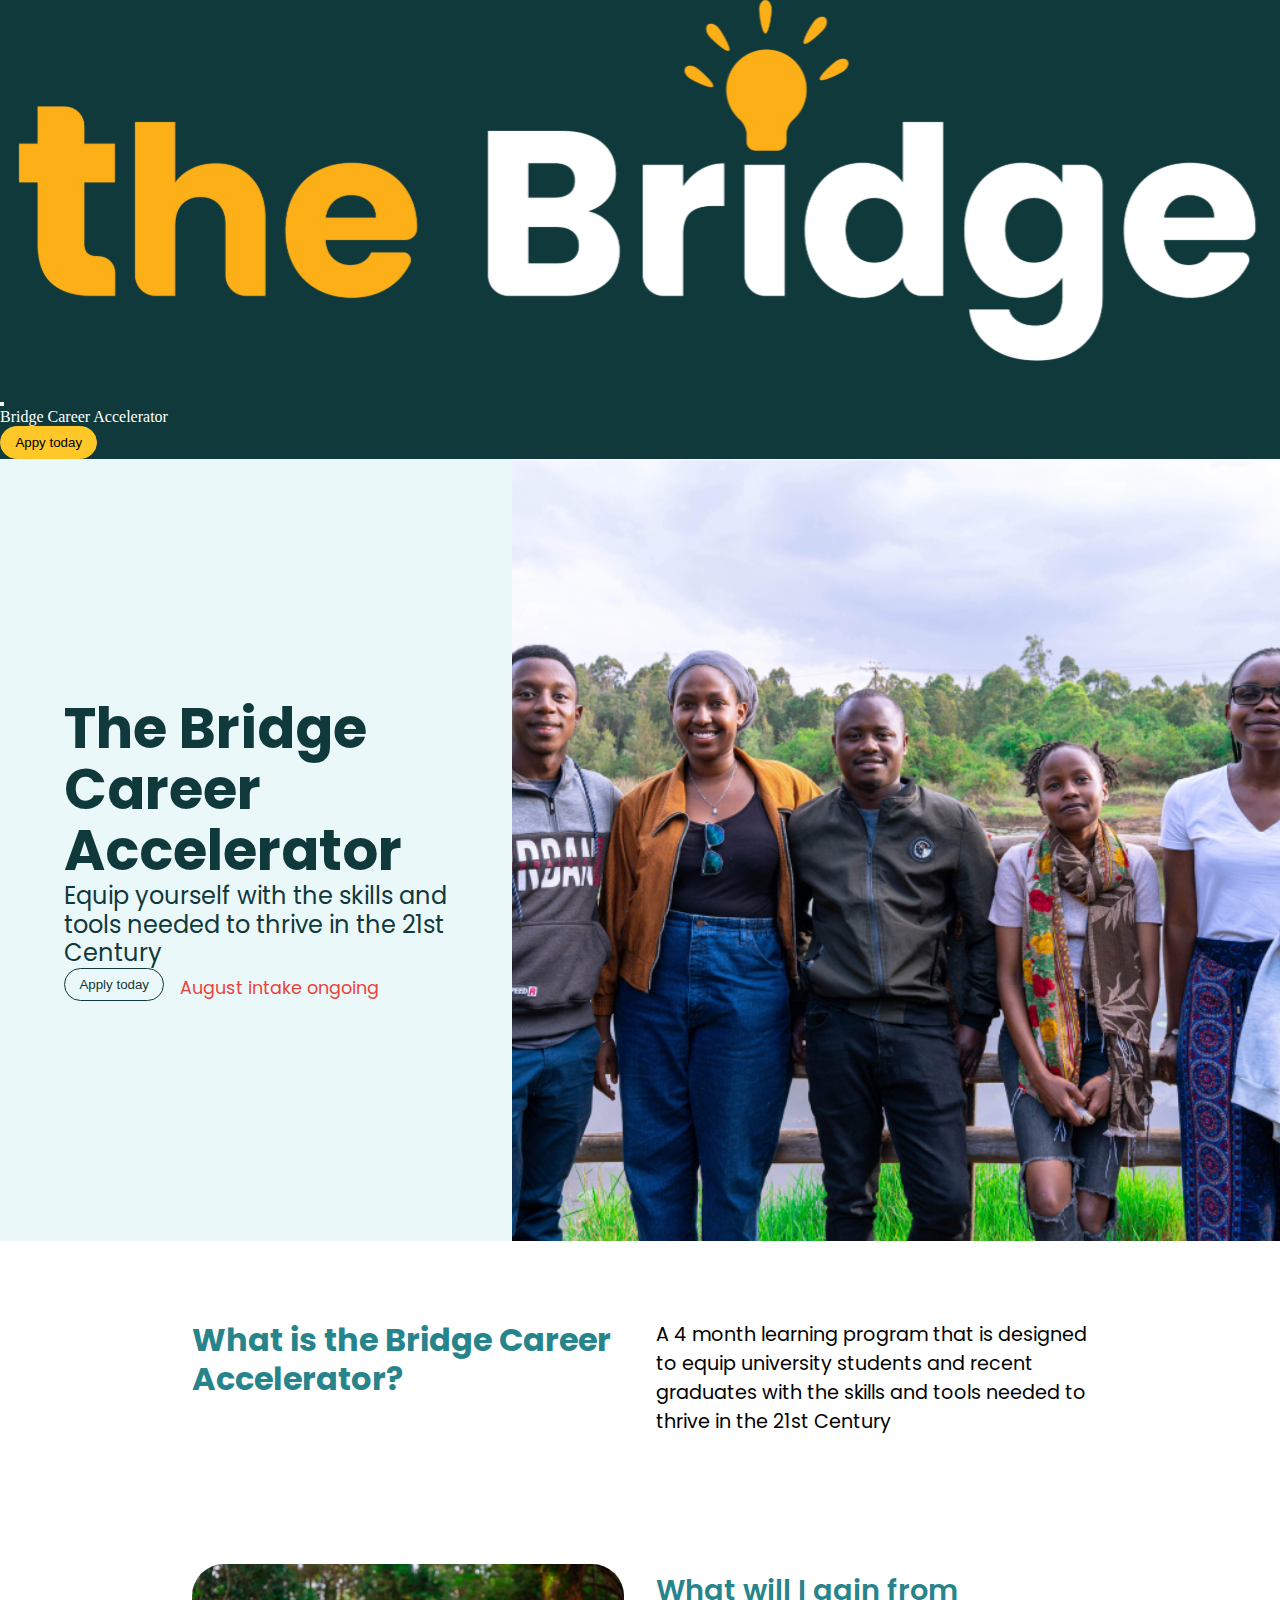
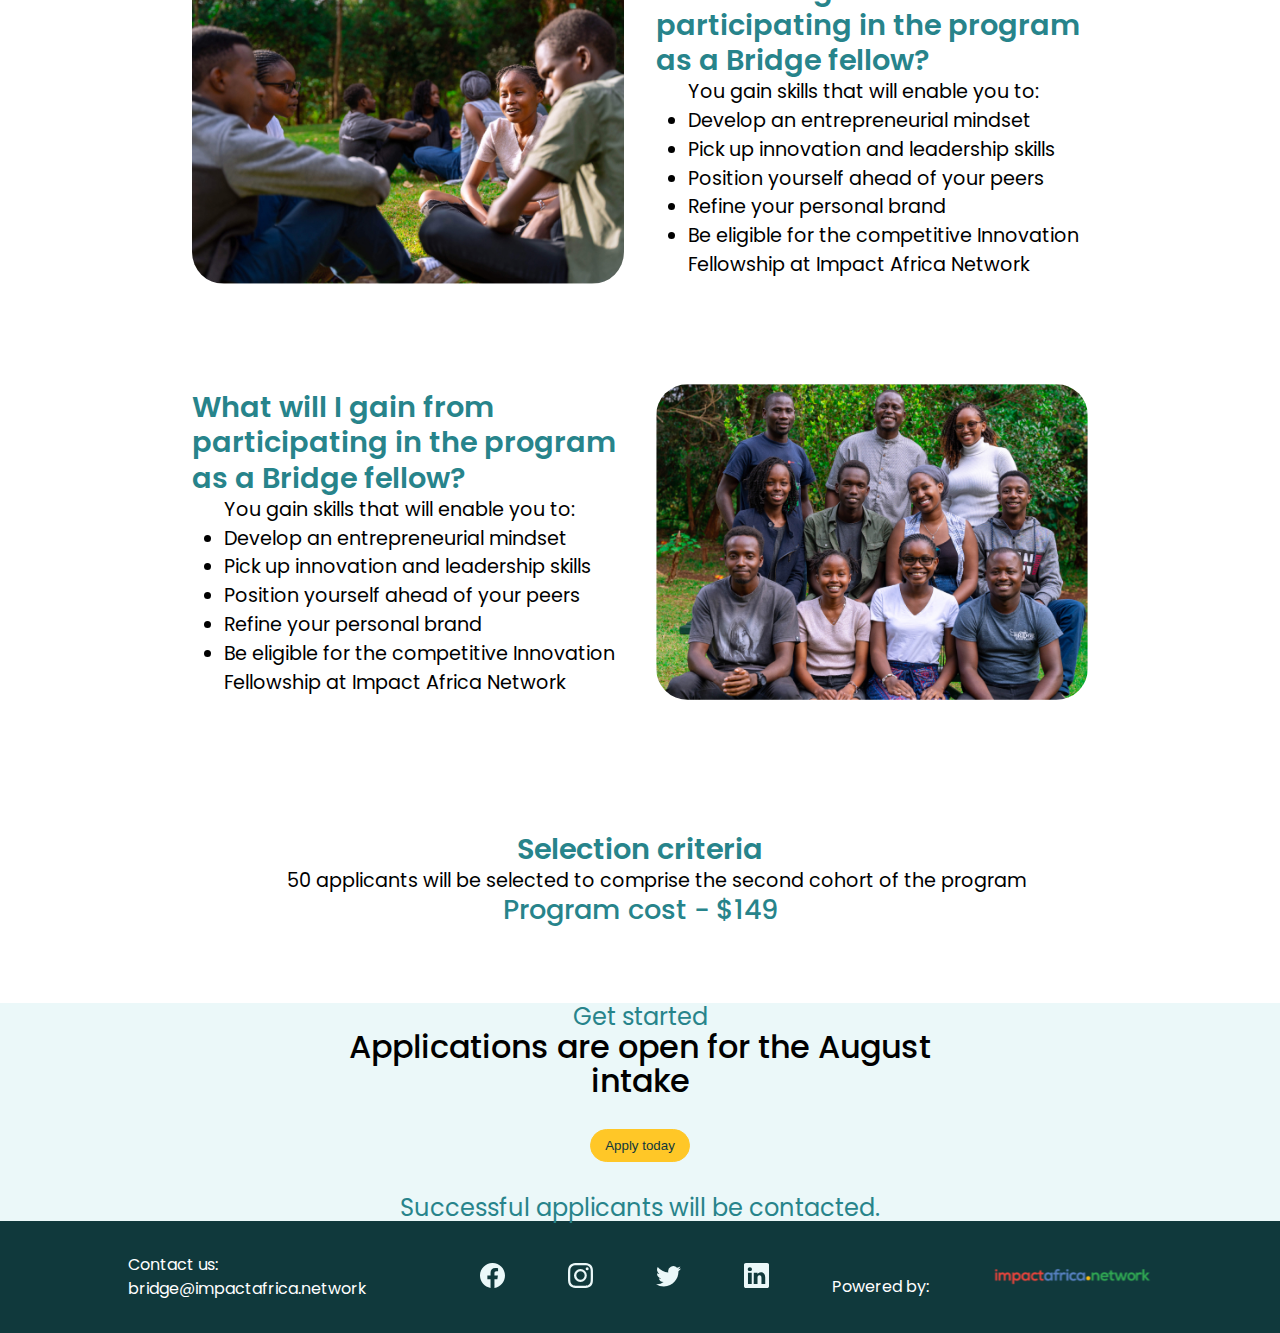
<file: pageTwo.html>
<!DOCTYPE html>
<html lang="en">
<head>
    <meta charset="UTF-8">
    <meta http-equiv="X-UA-Compatible" content="IE=edge">
    <meta name="viewport" content="width=device-width, initial-scale=1.0">

    <link rel="icon" type="image/x-icon" href="images/favicon.ico">
    <!-- Bootstrap css cdn link  -->
    <link href="https://cdn.jsdelivr.net/npm/bootstrap@5.2.0/dist/css/bootstrap.min.css" rel="stylesheet" integrity="sha384-gH2yIJqKdNHPEq0n4Mqa/HGKIhSkIHeL5AyhkYV8i59U5AR6csBvApHHNl/vI1Bx" crossorigin="anonymous">
    <!-- Google fonts Poppins  & Lora -->
    <link rel="preconnect" href="https://fonts.googleapis.com">
    <link rel="preconnect" href="https://fonts.gstatic.com" crossorigin>
    <link href="https://fonts.googleapis.com/css2?family=Poppins:wght@100;200;300;400;500;600;700;800;900&display=swap" rel="stylesheet">
    <link rel="preconnect" href="https://fonts.googleapis.com">
    <link rel="preconnect" href="https://fonts.gstatic.com" crossorigin>
    <link href="https://fonts.googleapis.com/css2?family=Lora&display=swap" rel="stylesheet">
    <!-- Custom css  -->
    <link rel="stylesheet" href="pageTwo.css">

    <title>The Bridge</title>
</head>
<body>
    <!-- nav section  -->
    <nav class="navbar navbar-expand-sm nav" aria-label="Third navbar example">
        <div class="container">
          <a class="navbar-brand" href="#">
            <img src="images/bridge-logo.svg" alt="bridge-logo"/>
          </a>
          <button class="navbar-toggler" type="button" data-bs-toggle="collapse" data-bs-target="#navbarsExample03" aria-controls="navbarsExample03" aria-expanded="false" aria-label="Toggle navigation">
            <span class="navbar-toggler-icon"></span>
          </button>
    
          <div class="collapse navbar-collapse" id="navbarsExample03">
            <ul class="navbar-nav me-auto mb-2 mb-sm-0">
            </ul>
            <div>
                <ul class="navbar-nav me-auto mb-2 mb-sm-0">
                    <li class="nav-item">
                        <a class="nav-link nav-a" href="">Bridge Career Accelerator</a>
                    </li>
                    <li class="nav-item">
                        <a class="nav-link nav-a" href="https://airtable.com/shruXnDNHGcGcwQGM" target="_blank" rel="noopener noreferrer">
                            <button class="navBtn">Appy today</button>
                        </a>
                    </li>
                </ul>
            </div>
          </div>
        </div>
      </nav>
    <!-- hero section -->
    <section>
        <div class="herooDiv">
           <div class="herooMessage">
                <h1 class="herooH1">The Bridge Career Accelerator</h1>
                <p class="herooP">Equip yourself with the skills and tools needed to thrive in the 21st Century</p>
                <div class="herooDivv">
                    <div>
                        <a href="https://airtable.com/shruXnDNHGcGcwQGM" target="_blank" rel="noopener noreferrer">
                            <button class="herooBtn1">Apply today</button>
                        </a>
                    </div>
                    <div><p class="herooP1">August intake ongoing</p></div>
                </div>
           </div>
           <div>
                <img class="herooImg1" src="images/side-hero.jpg" alt="bridge-cohort"/>
           </div>
        </div>
    </section>
    <!-- body section  -->
    <section>
        <div class="bodyDiv">
            <div class="bodyDiv1">
                <div>
                    <h2 class="bodyH2">What is the Bridge Career Accelerator?</h2>
                </div>
                <div>
                    <p class="bodyP1">A 4 month learning program that is designed to equip university students and recent graduates with the skills and tools needed to thrive in the 21st Century</p>
                </div>
            </div>
            <div class="bodyDiv2">
                <div><img class="bodyImg1" src="images/karura-picnic.jpg" alt="bridge-karura-picnic"/></div>
                <div>
                    <h3 class="bodyH3">What will I gain from participating in the program as a Bridge fellow?</h3>
                    <p class="bodyP2">You gain skills that will enable you to:</p>
                    <ul>
                        <li class="bodyP2">Develop an entrepreneurial mindset</li>
                        <li class="bodyP2">Pick up innovation and leadership skills</li>
                        <li class="bodyP2">Position yourself ahead of your peers</li>
                        <li class="bodyP2">Refine your personal brand</li>
                        <li class="bodyP2">Be eligible for the competitive<spam> Innovation Fellowship </spam>at Impact Africa Network</li>
                    </ul>

                </div>
            </div>
            <div class="bodyDiv3">
                <div>
                    <h3 class="bodyH3">What will I gain from participating in the program as a Bridge fellow?</h3>
                    <p class="bodyP2">You gain skills that will enable you to:</p>
                    <ul>
                        <li class="bodyP2">Develop an entrepreneurial mindset</li>
                        <li class="bodyP2">Pick up innovation and leadership skills</li>
                        <li class="bodyP2">Position yourself ahead of your peers</li>
                        <li class="bodyP2">Refine your personal brand</li>
                        <li class="bodyP2">Be eligible for the competitive<spam> Innovation Fellowship </spam>at Impact Africa Network</li>
                    </ul>
                </div>
                <div><img class="bodyImg1" src="images/karura-group.jpg" alt="bridge-karura-picnic"/></div>
            </div>
            <div class="bodyDiv4">
                <h3 class="bodyH3">Selection criteria</h3>
                <p class="bodyP2">50 applicants will be selected to comprise the second cohort of the program</p>
                <p class="bodyP4">Program cost - $149</p>
            </div>
        </div>
    </section>
    <!-- intake section  -->
    <section>
        <div class="intDiv">
            <div class="intDivMessage">
                <p class="intP1">Get started</p>
                <p class="intP2">Applications are open for the August intake</p>
                <a href="https://airtable.com/shruXnDNHGcGcwQGM" target="_blank" rel="noopener noreferrer">
                    <button class="intBtn">Apply today</button>
                </a>
                <p class="intP1">Successful applicants will be contacted.</p>
            </div>
        </div>
    </section>
   
    <!-- footer section  -->
    <footer>
        <div class="footDiv">
            <div class="footWrapper">
                <div>
                    <p class="footP1">Contact us: bridge@impactafrica.network</p>
                </div>
                <div class="footDiv3">
                    <div>
                        <a href="http://" target="_blank" rel="noopener noreferrer">
                            <svg xmlns="http://www.w3.org/2000/svg" width="25" height="25" fill="#EBF8F9" class="bi bi-facebook" viewBox="0 0 16 16">
                                <path d="M16 8.049c0-4.446-3.582-8.05-8-8.05C3.58 0-.002 3.603-.002 8.05c0 4.017 2.926 7.347 6.75 7.951v-5.625h-2.03V8.05H6.75V6.275c0-2.017 1.195-3.131 3.022-3.131.876 0 1.791.157 1.791.157v1.98h-1.009c-.993 0-1.303.621-1.303 1.258v1.51h2.218l-.354 2.326H9.25V16c3.824-.604 6.75-3.934 6.75-7.951z"/>
                              </svg>
                        </a>
                    </div>
                    <div>
                        <a href="http://" target="_blank" rel="noopener noreferrer">
                            <svg xmlns="http://www.w3.org/2000/svg" width="25" height="25" fill="#EBF8F9" class="bi bi-instagram" viewBox="0 0 16 16">
                                <path d="M8 0C5.829 0 5.556.01 4.703.048 3.85.088 3.269.222 2.76.42a3.917 3.917 0 0 0-1.417.923A3.927 3.927 0 0 0 .42 2.76C.222 3.268.087 3.85.048 4.7.01 5.555 0 5.827 0 8.001c0 2.172.01 2.444.048 3.297.04.852.174 1.433.372 1.942.205.526.478.972.923 1.417.444.445.89.719 1.416.923.51.198 1.09.333 1.942.372C5.555 15.99 5.827 16 8 16s2.444-.01 3.298-.048c.851-.04 1.434-.174 1.943-.372a3.916 3.916 0 0 0 1.416-.923c.445-.445.718-.891.923-1.417.197-.509.332-1.09.372-1.942C15.99 10.445 16 10.173 16 8s-.01-2.445-.048-3.299c-.04-.851-.175-1.433-.372-1.941a3.926 3.926 0 0 0-.923-1.417A3.911 3.911 0 0 0 13.24.42c-.51-.198-1.092-.333-1.943-.372C10.443.01 10.172 0 7.998 0h.003zm-.717 1.442h.718c2.136 0 2.389.007 3.232.046.78.035 1.204.166 1.486.275.373.145.64.319.92.599.28.28.453.546.598.92.11.281.24.705.275 1.485.039.843.047 1.096.047 3.231s-.008 2.389-.047 3.232c-.035.78-.166 1.203-.275 1.485a2.47 2.47 0 0 1-.599.919c-.28.28-.546.453-.92.598-.28.11-.704.24-1.485.276-.843.038-1.096.047-3.232.047s-2.39-.009-3.233-.047c-.78-.036-1.203-.166-1.485-.276a2.478 2.478 0 0 1-.92-.598 2.48 2.48 0 0 1-.6-.92c-.109-.281-.24-.705-.275-1.485-.038-.843-.046-1.096-.046-3.233 0-2.136.008-2.388.046-3.231.036-.78.166-1.204.276-1.486.145-.373.319-.64.599-.92.28-.28.546-.453.92-.598.282-.11.705-.24 1.485-.276.738-.034 1.024-.044 2.515-.045v.002zm4.988 1.328a.96.96 0 1 0 0 1.92.96.96 0 0 0 0-1.92zm-4.27 1.122a4.109 4.109 0 1 0 0 8.217 4.109 4.109 0 0 0 0-8.217zm0 1.441a2.667 2.667 0 1 1 0 5.334 2.667 2.667 0 0 1 0-5.334z"/>
                              </svg>
                        </a>
                    </div>
                    <div>
                        <a href="http://" target="_blank" rel="noopener noreferrer">
                            <svg xmlns="http://www.w3.org/2000/svg" width="25" height="25" fill="#EBF8F9" class="bi bi-twitter" viewBox="0 0 16 16">
                                <path d="M5.026 15c6.038 0 9.341-5.003 9.341-9.334 0-.14 0-.282-.006-.422A6.685 6.685 0 0 0 16 3.542a6.658 6.658 0 0 1-1.889.518 3.301 3.301 0 0 0 1.447-1.817 6.533 6.533 0 0 1-2.087.793A3.286 3.286 0 0 0 7.875 6.03a9.325 9.325 0 0 1-6.767-3.429 3.289 3.289 0 0 0 1.018 4.382A3.323 3.323 0 0 1 .64 6.575v.045a3.288 3.288 0 0 0 2.632 3.218 3.203 3.203 0 0 1-.865.115 3.23 3.23 0 0 1-.614-.057 3.283 3.283 0 0 0 3.067 2.277A6.588 6.588 0 0 1 .78 13.58a6.32 6.32 0 0 1-.78-.045A9.344 9.344 0 0 0 5.026 15z"/>
                              </svg>  
                        </a>
                    </div>
                    <div>
                        <a href="http://" target="_blank" rel="noopener noreferrer">
                            <svg xmlns="http://www.w3.org/2000/svg" width="25" height="25" fill="#EBF8F9" class="bi bi-linkedin" viewBox="0 0 16 16">
                                <path d="M0 1.146C0 .513.526 0 1.175 0h13.65C15.474 0 16 .513 16 1.146v13.708c0 .633-.526 1.146-1.175 1.146H1.175C.526 16 0 15.487 0 14.854V1.146zm4.943 12.248V6.169H2.542v7.225h2.401zm-1.2-8.212c.837 0 1.358-.554 1.358-1.248-.015-.709-.52-1.248-1.342-1.248-.822 0-1.359.54-1.359 1.248 0 .694.521 1.248 1.327 1.248h.016zm4.908 8.212V9.359c0-.216.016-.432.08-.586.173-.431.568-.878 1.232-.878.869 0 1.216.662 1.216 1.634v3.865h2.401V9.25c0-2.22-1.184-3.252-2.764-3.252-1.274 0-1.845.7-2.165 1.193v.025h-.016a5.54 5.54 0 0 1 .016-.025V6.169h-2.4c.03.678 0 7.225 0 7.225h2.4z"/>
                              </svg>  
                        </a>
                    </div>
                </div>
                <div class="footDiv4">
                    <div class="ftD1">
                        <p class="footP2">Powered by:</p>
                    </div>
                    <div class="ftD2">
                        <img class="footImg2" src="images/ian-logo.svg" alt="imapct-africa-network-logo"/>
                    </div>
                </div>
            </div>
        </div>
    </footer>

    <!-- Bootstrp js cdn link  -->
    <script src="https://cdn.jsdelivr.net/npm/bootstrap@5.2.0/dist/js/bootstrap.bundle.min.js" integrity="sha384-A3rJD856KowSb7dwlZdYEkO39Gagi7vIsF0jrRAoQmDKKtQBHUuLZ9AsSv4jD4Xa" crossorigin="anonymous"></script>
</body>
</html>
</file>
<file: pageOne.css>
*{
    padding: 0;
    margin: 0;
    box-sizing: border-box;
}
html{
    scroll-behavior: smooth;
}
:root{
    --color1:#10393C;
    --color2:#FFC727;
    --color3:#EBF8F9;
    --color4:#fff;
    --color5:#000;
    --color6:#27848B ;
    --color7:linear-gradient(135.44deg, rgba(255, 255, 255, 0.5) -63.2%, rgba(255, 255, 255, 0) 111.36%);
}
a{
    text-decoration: none;
    color: var(--color4);
}
img{
    height: 100%;
    width: 100%;
    object-fit: contain;
}
/* nav section  */
.nav{
    background: var(--color1);
}
.nav-a{
    color: var(--color4) !important;
    /* padding-top: 1rem; */
}
.navBtn{
    background:var(--color2);
    padding: .5rem .9rem;
    border-radius: 2rem;
    border: 1px solid var(--color2);
    background:var(--color2);
}
.navBtn:hover{
    cursor: pointer;
    background: var(--color3);
    transition: ease-in-out 500ms;
}
/* hero section */
.heroWrapper{
    background:linear-gradient(rgba(0,0,0,0.5),rgba(0,0,0,0.5)),url(./images/hero.jpg);
    background-position: center;
    background-repeat: no-repeat;
    background-size: cover;
    height: 80%;
}
.heroMessage{
    display: grid;
    place-items: start;
    padding: 10rem 0 2rem 8rem;
    width: 45%;
}
.heroH1{
    font:700 3.8rem/4.5rem Poppins, sans-serif;
    color: var(--color2);
}
.heroP{
    font: 300 1.5rem/2rem Poppins, sans-serif;
    color: var(--color4);
    margin: 2rem 0 0 0;
}
.heroBtn{
    background: transparent;
    padding: .5rem .9rem;
    border-radius: 2rem;
    border: 1px solid var(--color4);
    color: var(--color4);
    margin: 2rem 0 0 0
}
.heroBtn:hover{
    cursor: pointer;
    background: var(--color3);
    color: var(--color5);
    font-weight: 500;
    transition: 400ms ease-in-out;
}
/* banner section   */
.bannerDiv{
    display:grid;
    grid-template-columns: minmax(auto, 80%);
    justify-content: center;
    background: var(--color2);
    text-align: center;
    padding: 2rem 0;
}
.bannerP1{
    font: italic 300 1.5rem/1.5rem Lora, sans-serif;
    color: var(--color1);
}
.bannerP2{
    font: 400 1.2rem/1.5rem Poppins;
    color: var(--color1);
}
/* gap section  */
.gapDiv{
    display: grid;
    grid-template-columns: minmax(auto,80%);
    justify-content: center;
    background: var(--color1);
}
.gapHeader{
    margin: 4rem 0 2rem;
}
.gapP1{
    font: 300 2rem/2.5rem Poppins, sans-serif;
    color: var(--color4);
    text-align: center;
}
.gapSpan{
    font: 700;
}
.gapDivWrapper{
    display: grid;
    grid-template-columns: repeat(auto-fit,minmax(15rem,1fr));
    gap: 2rem;
    margin: 2rem 0;
}
.gapDivItem{
    background: var(--color7);
    display: grid;
    place-items: start;
    padding: 4rem 2rem;
    color: var(--color4);
    border-radius: .5rem;
}
.gapTxt1{
    font: 500 1.8rem/1.8rem Poppins, sans-serif;
    margin: 2rem 0;
}
.gapTxt2{
    font: 400 1.2rem/1.8rem Poppins, sans-serif;
}
.gapImg{
    height: 100%;
    width: 20%;
    object-fit: contain;
}
.gapFooter{
    display: grid;
    place-items: center;
    margin: 2rem 0;
}
.gapSpan{
    font-weight: 600;
}
/* message section  */
.messageDiv{
    display: grid;
    grid-template-columns: minmax(auto,50%);
    justify-content: center;
    background: var(--color3);
    text-align: center;
}
.messageP1{
    font: 400 1.3rem/1.5rem Poppins,sans-serif;
    color: var(--color1);
    margin: 3rem 0 1rem;
}
.messageP2{
    font: 600 1.9rem/1.5rem Poppins,sans-serif;
    color: var(--color1);
    margin: 1rem 0;
}
.messageP3{
    font: 400 1.6rem/1.5rem Poppns,sans-serif;
    color: var(--color6);
    margin: 0 0  3rem;
}
/* testimonial section  */
.testDiv{
    display: grid;
    grid-template-columns: minmax(auto,80%);
    justify-content: center;
    background: var(--color3);
}
.testiWrapper{
    display: flex;
    justify-content: center;
    align-items: center;
    gap: 4rem;
    background: var(--color3);
}
.testiCenter{
    display: grid;
    grid-template-columns: 2fr 6fr;
    /* justify-content: center;
    align-items: center; */
    border-radius: 1rem;
    width: 70%;
    background: var(--color4);
}
.testiLeftBtn{
    border-radius: 50%;
    padding: 1rem;
    background: var(--color3);
    border: 1px solid  var(--color6);
}
.testiRightBtn{
    border-radius: 50%;
    padding: 1rem;
    background: var(--color3);
    border: 1px solid var(--color6);
}
.testiRightBtn:hover, .testiLeftBtn:hover{
    background: var(--color6);
    transition: 400ms ease-in-out;
}
.testiP1{
    font:italic 400 1.2rem/1.5rem Poppins,sans-serif;
    color: var(--color6);
    padding:1.5rem 2rem;
}
.testiP2{
    font:500 1.3rem/1.5rem Poppins,sans-serif;
    color: var(--color1);
    padding:0 2rem;
}
.testiP3{
    font:400 1.1rem/1.5rem Poppins,sans-serif;
    color: var(--color6);
    padding:0 2rem;
}
.testiImg{
    height: 100%;
    width: 100%;
    object-fit:cover;
    border-radius: 2rem ;
}
/* partners section  */
.parnDiv{
    display: grid;
    grid-template-columns: minmax(auto, 80%);
    justify-content: center;
    background: var(--color3);
}
.parnH4{
    font: 500 1.8rem/1.5rem Poppins, sans-serif;
    color: var(--color1);
    text-align: center;
    margin: 3rem 0;
}
.parnWrapper{
    display: grid;
    grid-template-columns: repeat(auto-fit,minmax(10rem,1fr));
    justify-content: space-evenly;
    gap: 2rem;
    width: 90%;
    margin: 0 auto 4rem;
}
.parnImg{
    display: block;
}
/* cta section  */
.ctDiv{
    display: grid;
    grid-template-columns: minmax(auto,50%);
    justify-content: center;
    text-align: center;
    background: var(--color1);
}
.ctP1{
    font: 400 1.2rem/1.5rem Poppins, sans-serif;
    color: var(--color4);
    margin: 3rem 0 2rem;
}
.ctP2{
    font: 500 1.9rem/1.9rem Poppins, sans-serif;
    color: var(--color4);
}
.ctP3{
    font: 400 1.2rem/1.5rem Poppins, sans-serif;
    color:var(--color2);
    margin: 1rem 0;
}
.ctP4{
    font: 400 1.2rem/1.5rem Poppins, sans-serif;
    text-decoration: underline;
    color:var(--color4);
    margin: 0 0 3rem;
}
.ctBtn{
    background:var(--color2);
    padding: .5rem .9rem;
    border-radius: 2rem;
    border: 1px solid var(--color2);
    background:var(--color2);
    margin: 2rem 0;
}
.ctBtn:hover{
    cursor: pointer;
    background: var(--color3);
    transition: ease-in-out 500ms;
}
/* faq section  */
.faDiv{
    display: grid;
    grid-template-columns: minmax(auto,80%);
    justify-content: center;
    gap: 2rem;
    background: var(--color3);
    padding: 0 0 5rem;
}
.faH3{
    font: 500 1.8rem/1.5rem Poppins,sans-serif;
    color: var(--color1);
    text-align: center;
    margin: 4rem 0 2rem;
}
.faP{
    font:500 1.2rem/1.5rem Poppins,sans-serif;
    color: var(--color5);
}
.faP1{
    font:400 1.1rem/1.5rem Poppins,sans-serif;
    color:var(--color6);
}
/* footer section  */
.footDiv{
    display: grid;
    grid-template-columns: minmax(auto,80%);
    justify-content: center;
    background: var(--color1);
    padding: 2rem 0;
}
.footWrapper{
    display: grid;
    grid-template-columns: repeat(auto-fit,minmax(20rem, 1fr));
    justify-content: space-between;
    align-items: center;
    gap: 2rem;
}
.footImg{
    height: 100%;
    width:40% ;
    object-fit: contain;
    background: transparent;
}
.footP1{
    font:400 1rem/1.5rem Poppins, sans-serif;
    color:var(--color4);
}
.footP2{
    font:400 1rem/1.5rem Poppins, sans-serif;
    color:var(--color4);
    margin-top: 1.2rem;
}
.footDiv3{
    display: grid;
    grid-template-columns: repeat(auto-fit,minmax(3rem,1fr));
    justify-content: center;
    align-items: center;
    gap: 2rem;
}
.footDiv4{
    display: grid;
    grid-template-columns: 1fr 1fr;
    justify-content: center;
    align-items: center;
    /* border: 2px solid red; */
    gap: -4rem;
}
.footImg2{
    height: 100%;
    width:100% ;
    object-fit: contain;
}

@media only screen and (max-width:770px){
    .heroMessage{
        width: 100%;
        display: grid;
        place-items: center;
        text-align: center;
        padding: 2rem;
       }
       .heroH1{
        font:700 1.8rem/4.5rem Poppins, sans-serif;
        color: var(--color2);
        }
        .heroP{
        font: 300 1.2rem/2rem Poppins, sans-serif;
        color: var(--color4);
        margin: 2rem 0 0 0;
        }
        .heroBtn{
            background: var(--color1);
        }
}
@media only screen and (max-width:635px) {
   .heroWrapper{
        height: 100%;
   } 
   .heroMessage{
    width: 100%;
    display: grid;
    place-items: center;
    text-align: center;
    padding: 2rem;
   }
   .heroH1{
    font:700 1.8rem/4.5rem Poppins, sans-serif;
    color: var(--color2);
    }
    .heroP{
    font: 300 1.2rem/2rem Poppins, sans-serif;
    color: var(--color4);
    margin: 2rem 0 0 0;
    }
    .heroBtn{
        background: var(--color1);
    }
    .messageDiv,.ctDiv{
        display: grid;
        grid-template-columns: minmax(auto,80%);
    }
    .testiWrapper{
        display: flex;
        flex-direction: column;
        gap: 1rem;
    }
    .testiCenter{
        display: grid;
        grid-template-columns: 1fr;
    }   
    .testiP1{
        padding: 2rem 2rem 0;
    }
    .testiImg{
        border-radius: 2rem;
    }
}
</file>
<file: pageTwo.css>
*{
    padding: 0;
    margin: 0;
    box-sizing: border-box;
}
:root{
    --color1:#10393C;
    --color2:#FFC727;
    --color3:#EBF8F9;
    --color4:#fff;
    --color5:#000;
    --color6:#27848B ;
    --color7:#E9443C;
}
a{
    text-decoration: none;
    color: var(--color4);
}
img{
    height: 100%;
    width: 100%;
    object-fit: contain;
}
/* nav section  */
.nav{
    background: var(--color1);
}
.nav-a{
    color: var(--color4) !important;
    /* padding-top: 1rem; */
}
.navBtn{
    background:var(--color2);
    padding: .5rem .9rem;
    border-radius: 2rem;
    border: 1px solid var(--color2);
    background:var(--color2);
}
.navBtn:hover{
    cursor: pointer;
    background: var(--color3);
    transition: ease-in-out 500ms;
}
.herooDiv{
    display: grid;
    grid-template-columns: 1fr 1.5fr;
    background: var(--color3);
    width: 100%;
}
.herooMessage{
    display: grid;
    place-items: start;
    padding: 15rem 4rem;
}
.herooH1{
    font:700 3.5rem/3.8rem Poppins, sans-serif;
    color: var(--color1);
}
.herooP{
    font: 400 1.5rem/1.8rem Poppins,sans-serif;
    color: var(--color1);
}
.herooDivv{
    display: grid;
    grid-template-columns: 1fr 2fr;
    gap: 1rem;
    justify-content: center;
    align-items: center;
}
.herooImg1{
    height: 100%;
    width: 100%;
    object-fit: cover;
}
.herooP1{
    font: 400 1.1rem/1.2rem Poppins,sans-serif;
    color: var(--color7);
    margin: .5rem 0 0 0;
}
.herooBtn1{
    background: transparent;
    padding: .5rem .9rem;
    border-radius: 2rem;
    border: 1px solid var(--color1);
    color: var(--color1);
}
.herooBtn1:hover{
    cursor: pointer;
    background: var(--color6);
    color: var(--color5);
    /* font-weight: 500; */
    color: var(--color4);
    transition: 400ms ease-in-out;
}
/* body section  */
.bodyDiv{
    display: grid;
    grid-template-columns: minmax(auto,70%);
    justify-content: center;
    background: var(--color4);
}
.bodyDiv1{
    display: grid;
    grid-template-columns:repeat(auto-fit,minmax(10rem, 1fr));
    gap: 2rem;
    margin: 5rem 0;
}
.bodyH2{
    font: 700 2rem/2.4rem Poppins, sans-serif;
    color: var(--color6);
}
.bodyP1{
    font: 400 1.2rem/1.8rem Poppins, sans-serif;
    color: var(--color5);
}
.bodyDiv2{
    display: grid;
    grid-template-columns:repeat(auto-fit,minmax(10rem, 1fr));
    justify-content: center;
    align-items: center;
    gap: 2rem;
    margin: 3rem 0;
}
.bodyImg1{
    border-radius: 2rem;
}
.bodyH3{
    font: 600 1.8rem/2.2rem Poppins, sans-serif;
    color: var(--color6);
}
.bodyP2{
    font: 400 1.2rem/1.8rem Poppins, sans-serif;
    color: var(--color5);
    margin-left: 2rem;
}
.bodyDiv3{
    display: grid;
    grid-template-columns:repeat(auto-fit,minmax(10rem, 1fr));
    justify-content: center;
    align-items: center;
    gap: 2rem;
    margin: 3rem 0;
}
.bodyDiv4{
    display: grid;
    place-items: center;
    text-align: center;
    margin: 5rem 0 5rem;
}
.bodyP4{
    font:500 1.7rem/1.7rem Poppins,sans-serif;
    color: var(--color6);
}
/* intake section  */
.intDiv{
    display: grid;
    grid-template-columns: minmax(auto,50%);
    justify-content: center;
    background: var(--color3);
}
.intDivMessage{
    display: grid;
    place-items: center;
    text-align: center;
}
.intP1{
    font: 400 1.5rem/1.7rem Poppins, sans-serif;
    color: var(--color6);
}
.intP2{
    font: 500 2rem/2.1rem Poppins, sans-serif;
    color: var(--color5);
}
.intBtn{
    background: var(--color2);
    padding: .5rem .9rem;
    border-radius: 2rem;
    border: 1px solid var(--color2);
    color: var(--color1);
    margin: 2rem 0 2rem 0
}
.intBtn:hover{
    cursor: pointer;
    background: var(--color6);
    color: var(--color5);
    font-weight: 500;
    transition: 400ms ease-in-out;
}
/* footer section  */
.footDiv{
    display: grid;
    grid-template-columns: minmax(auto,80%);
    justify-content: center;
    background: var(--color1);
    padding: 2rem 0;
}
.footWrapper{
    display: grid;
    grid-template-columns: repeat(auto-fit,minmax(20rem, 1fr));
    justify-content: space-between;
    align-items: center;
    gap: 2rem;
}
.footImg{
    height: 100%;
    width:40% ;
    object-fit: contain;
    background: transparent;
}
.footP1{
    font:400 1rem/1.5rem Poppins, sans-serif;
    color:var(--color4);
}
.footP2{
    font:400 1rem/1.5rem Poppins, sans-serif;
    color:var(--color4);
    margin-top: 1.2rem;
}
.footDiv3{
    display: grid;
    grid-template-columns: repeat(auto-fit,minmax(3rem,1fr));
    justify-content: center;
    align-items: center;
    gap: 2rem;
}
.footDiv4{
    display: grid;
    grid-template-columns: 1fr 1fr;
    justify-content: center;
    align-items: center;
    /* border: 2px solid red; */
    gap: -4rem;
}
.footImg2{
    height: 100%;
    width:100% ;
    object-fit: contain;
}
@media only screen and (max-width:820px){
    .herooDiv{
        display: grid;
        grid-template-columns: 1fr;
        /* display: flex;
        flex-direction: column-reverse; */
    }
    .herooMessage{
        display: grid;
        place-items: center;
        text-align: center;
        padding: 2rem 1rem;
    }
    .bodyDiv{
        display: grid;
        grid-template-columns: minmax(auto,90%);
    }
    .herooH1{
        font:700 1.5rem/3.8rem Poppins, sans-serif;
        color: var(--color1);
    }
    .herooP{
        font: 400 1.2rem/1.8rem Poppins,sans-serif;
        color: var(--color1);
    }
    .intDiv{
        display: grid;
        grid-template-columns: minmax(auto,80%);
    }
    .intP1{
        font: 400 1rem/1.7rem Poppins, sans-serif;
        color: var(--color6);
    }
    .intP2{
        font: 500 1.2rem/2.1rem Poppins, sans-serif;
        color: var(--color5);
    }
    .intBtn{
        margin: .2rem 0 .2rem 0
    }

    .bodyH2{
        font: 700 1.5rem/2rem Poppins, sans-serif;
        color: var(--color6);
    }
    .bodyP1{
        font: 400 1rem/1.8rem Poppins, sans-serif;
        color: var(--color5);
    }
    .bodyH3{
        font: 600 1.5rem/2rem Poppins, sans-serif;
        color: var(--color6);
    }
    .bodyP2{
        font: 400 1rem/1.2rem Poppins, sans-serif;
        color: var(--color5);
        margin-left: 0;
    }
    .bodyP4{
        font:500 1.2rem/1.7rem Poppins,sans-serif;
        color: var(--color6);
    }
    .bodyDiv3{
        display: grid;
        grid-template-columns:repeat(auto-fit,minmax(10rem, 1fr));
        justify-content: center;
        align-items: center;
        gap: 2rem;
        margin: 3rem 0;
    }

    .footP1{
        font:400 .7rem/1rem Poppins, sans-serif;
        color:var(--color4);
    }
    .footP2{
        font:400 .7rem/1rem Poppins, sans-serif;
        color:var(--color4);
        margin-top: 1.2rem;
    }
}
@media only screen and (max-width:635px){
    .herooDiv{
        display: grid;
        grid-template-columns: 1fr;
        /* display: flex;
        flex-direction: column-reverse; */
    }
    .herooDivv{
        display: grid;
        grid-template-columns: 1fr;
    }
    .herooMessage{
        display: grid;
        place-items: center;
        text-align: center;
        padding: 2rem 1rem;
    }
    .herooH1{
        font:700 1.5rem/3.8rem Poppins, sans-serif;
        color: var(--color1);
    }
    .herooP{
        font: 400 1.2rem/1.8rem Poppins,sans-serif;
        color: var(--color1);
    }
    .intDiv{
        display: grid;
        grid-template-columns: minmax(auto,80%);
    }
    .intP1{
        font: 400 1rem/1.7rem Poppins, sans-serif;
        color: var(--color6);
    }
    .intP2{
        font: 500 1.2rem/2.1rem Poppins, sans-serif;
        color: var(--color5);
    }
    .intBtn{
        margin: .2rem 0 .2rem 0
    }

    .bodyH2{
        font: 700 1.5rem/2rem Poppins, sans-serif;
        color: var(--color6);
    }
    .bodyP1{
        font: 400 1rem/1.8rem Poppins, sans-serif;
        color: var(--color5);
    }
    .bodyH3{
        font: 600 1.5rem/2rem Poppins, sans-serif;
        color: var(--color6);
    }
    .bodyP2{
        font: 400 1rem/1.2rem Poppins, sans-serif;
        color: var(--color5);
        margin-left: 0;
    }
    .bodyP4{
        font:500 1.2rem/1.7rem Poppins,sans-serif;
        color: var(--color6);
    }
    .bodyDiv3{
        display: grid;
        grid-template-columns:repeat(auto-fit,minmax(10rem, 1fr));
        justify-content: center;
        align-items: center;
        gap: 2rem;
        margin: 3rem 0;
    }

    .footP1{
        font:400 .7rem/1rem Poppins, sans-serif;
        color:var(--color4);
    }
    .footP2{
        font:400 .7rem/1rem Poppins, sans-serif;
        color:var(--color4);
        margin-top: 1.2rem;
    }
}
</file>
